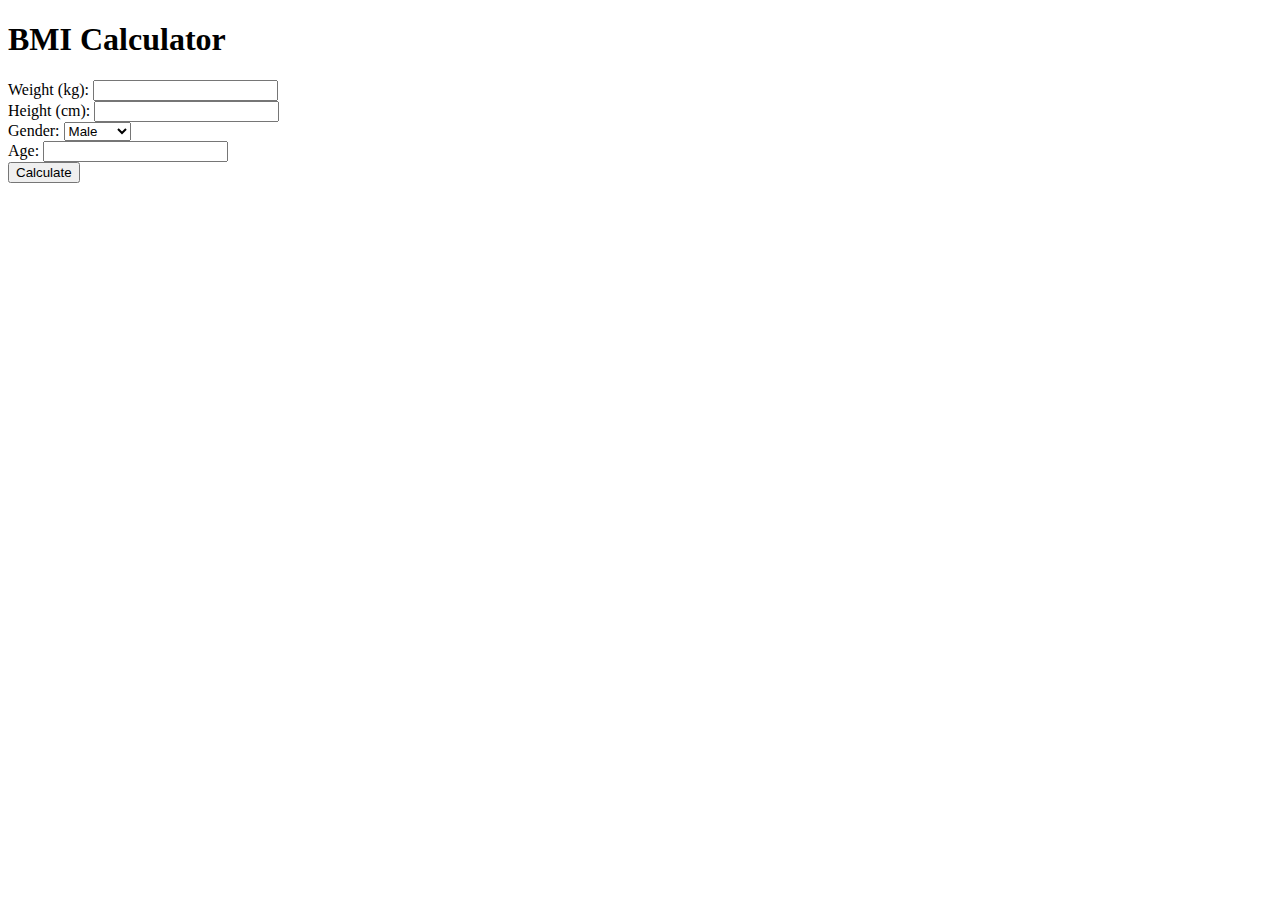
<file: BMI.html>
<!DOCTYPE html>
<html>
<head>
  <title>BMI Calculator</title>
  <script>
    function calculateBMI() {
      var weight = parseFloat(document.getElementById("weight").value);
      var height = parseFloat(document.getElementById("height").value);
      var gender = document.getElementById("gender").value;
      var age = parseInt(document.getElementById("age").value);

      // 將身高轉換為公尺
      var heightInMeter = height / 100;

      // 計算BMI
      var bmi = weight / (heightInMeter * heightInMeter);

      // 四捨五入到小數點後兩位
      bmi = bmi.toFixed(2); 

      // 顯示計算結果
      document.getElementById("result").textContent = "BMI: " + bmi + " (" + gender + ", Age: " + age + ")";
    }
  </script>
</head>
<body>
  <h1>BMI Calculator</h1>
  <label for="weight">Weight (kg):</label>
  <input type="number" id="weight" required><br>
  <label for="height">Height (cm):</label>
  <input type="number" id="height" required><br>
  <label for="gender">Gender:</label>
  <select id="gender">
    <option value="Male">Male</option>
    <option value="Female">Female</option>
  </select><br>
  <label for="age">Age:</label>
  <input type="number" id="age" required><br>
  <button onclick="calculateBMI()">Calculate</button>
  <p id="result"></p>
</body>
</html>
</file>
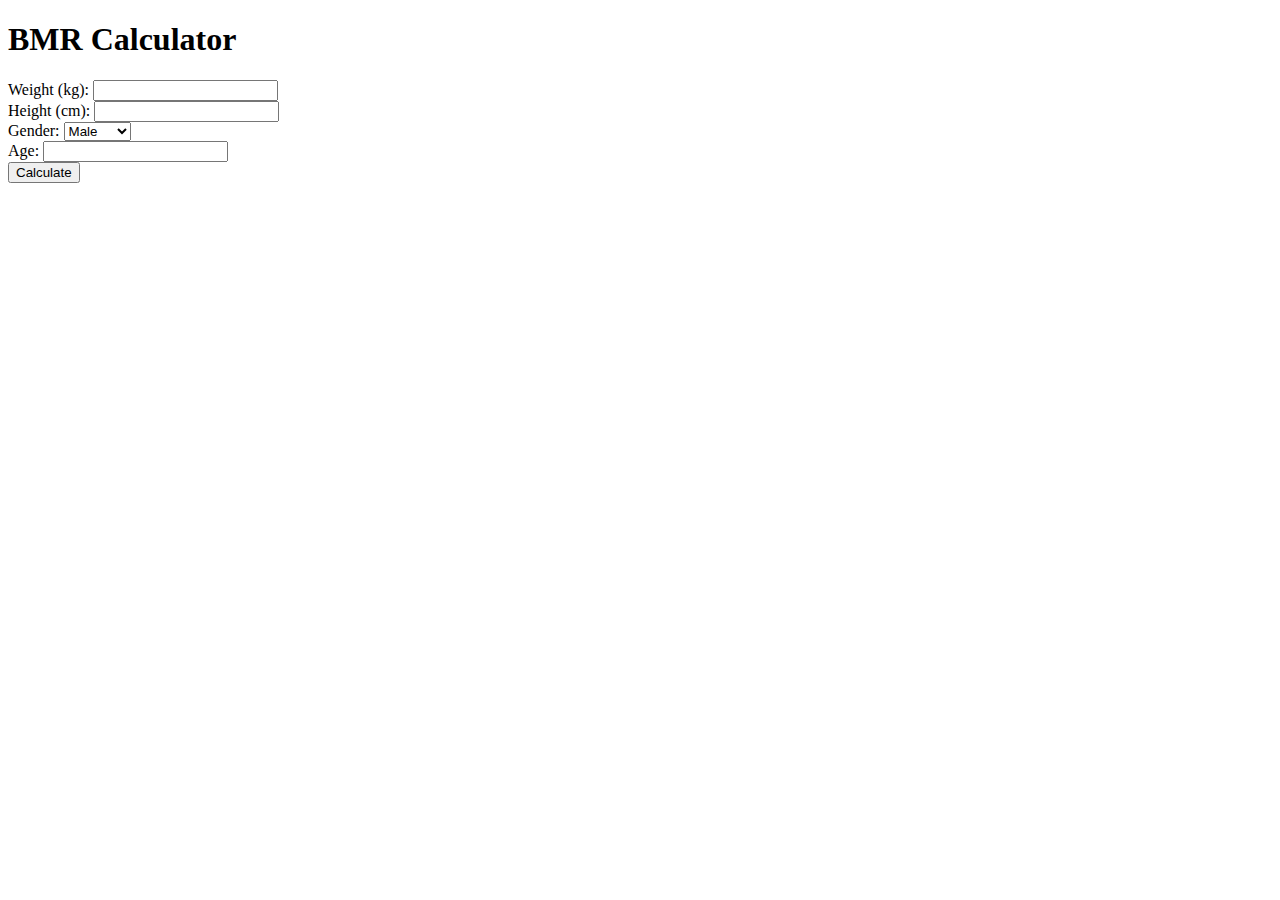
<file: BMR.html>
<!DOCTYPE html>
<html>
<head>
  <title>BMR Calculator</title>
  <script>
    function calculateBMI() {
      var weight = parseFloat(document.getElementById("weight").value);
      var height = parseFloat(document.getElementById("height").value);
      var gender = document.getElementById("gender").value;
      var age = parseInt(document.getElementById("age").value);

      // 將身高轉換為公尺
      var heightInMeter = height / 100;

      // 將性別轉換為數值
      var genderValue = gender === "Male" ? 1 : 0;

      // 計算BMR
      var BMR = 9.99 * weight + 6.25 * height - 4.92 * age + (166 * genderValue - 161);

      // 四捨五入到小數點後兩位
      BMR = BMR.toFixed(2);

      // 顯示計算結果
      document.getElementById("result").textContent = "BMR: " + BMR + " (" + gender + ", Age: " + age + ")";
    }
  </script>
</head>
<body>
  <h1>BMR Calculator</h1>
  <label for="weight">Weight (kg):</label>
  <input type="number" id="weight" required><br>
  <label for="height">Height (cm):</label>
  <input type="number" id="height" required><br>
  <label for="gender">Gender:</label>
  <select id="gender">
    <option value="Male">Male</option>
    <option value="Female">Female</option>
  </select><br>
  <label for="age">Age:</label>
  <input type="number" id="age" required><br>
  <button onclick="calculateBMI()">Calculate</button>
  <p id="result"></p>
</body>
</html>
</file>
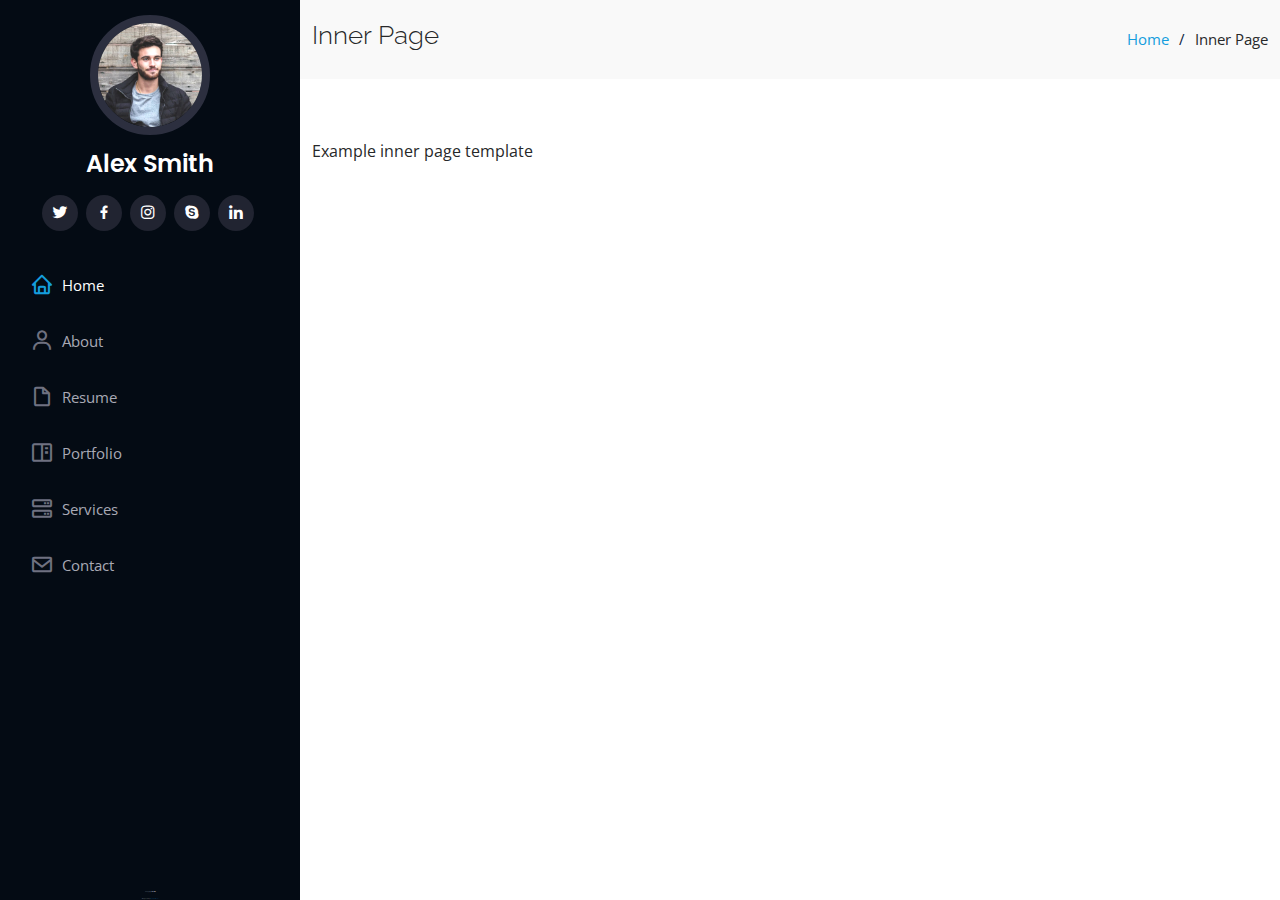
<file: inner-page.html>
<!DOCTYPE html>
<html lang="en">

<head>
  <meta charset="utf-8">
  <meta content="width=device-width, initial-scale=1.0" name="viewport">

  <title>Inner Page - iPortfolio Bootstrap Template</title>
  <meta content="" name="description">
  <meta content="" name="keywords">

  <!-- Favicons -->
  <link href="assets/img/favicon.png" rel="icon">
  <link href="assets/img/apple-touch-icon.png" rel="apple-touch-icon">

  <!-- Google Fonts -->
  <link href="https://fonts.googleapis.com/css?family=Open+Sans:300,300i,400,400i,600,600i,700,700i|Raleway:300,300i,400,400i,500,500i,600,600i,700,700i|Poppins:300,300i,400,400i,500,500i,600,600i,700,700i" rel="stylesheet">

  <!-- Vendor CSS Files -->
  <link href="assets/vendor/aos/aos.css" rel="stylesheet">
  <link href="assets/vendor/bootstrap/css/bootstrap.min.css" rel="stylesheet">
  <link href="assets/vendor/bootstrap-icons/bootstrap-icons.css" rel="stylesheet">
  <link href="assets/vendor/boxicons/css/boxicons.min.css" rel="stylesheet">
  <link href="assets/vendor/glightbox/css/glightbox.min.css" rel="stylesheet">
  <link href="assets/vendor/swiper/swiper-bundle.min.css" rel="stylesheet">

  <!-- Template Main CSS File -->
  <link href="assets/css/style.css" rel="stylesheet">

  <!-- =======================================================
  * Template Name: iPortfolio
  * Updated: Mar 10 2023 with Bootstrap v5.2.3
  * Template URL: https://bootstrapmade.com/iportfolio-bootstrap-portfolio-websites-template/
  * Author: BootstrapMade.com
  * License: https://bootstrapmade.com/license/
  ======================================================== -->
</head>

<body>

  <!-- ======= Mobile nav toggle button ======= -->
  <i class="bi bi-list mobile-nav-toggle d-xl-none"></i>

  <!-- ======= Header ======= -->
  <header id="header">
    <div class="d-flex flex-column">

      <div class="profile">
        <img src="assets/img/profile-img.jpg" alt="" class="img-fluid rounded-circle">
        <h1 class="text-light"><a href="index.html">Alex Smith</a></h1>
        <div class="social-links mt-3 text-center">
          <a href="#" class="twitter"><i class="bx bxl-twitter"></i></a>
          <a href="#" class="facebook"><i class="bx bxl-facebook"></i></a>
          <a href="#" class="instagram"><i class="bx bxl-instagram"></i></a>
          <a href="#" class="google-plus"><i class="bx bxl-skype"></i></a>
          <a href="#" class="linkedin"><i class="bx bxl-linkedin"></i></a>
        </div>
      </div>

      <nav id="navbar" class="nav-menu navbar">
        <ul>
          <li><a href="#hero" class="nav-link scrollto active"><i class="bx bx-home"></i> <span>Home</span></a></li>
          <li><a href="#about" class="nav-link scrollto"><i class="bx bx-user"></i> <span>About</span></a></li>
          <li><a href="#resume" class="nav-link scrollto"><i class="bx bx-file-blank"></i> <span>Resume</span></a></li>
          <li><a href="#portfolio" class="nav-link scrollto"><i class="bx bx-book-content"></i> <span>Portfolio</span></a></li>
          <li><a href="#services" class="nav-link scrollto"><i class="bx bx-server"></i> <span>Services</span></a></li>
          <li><a href="#contact" class="nav-link scrollto"><i class="bx bx-envelope"></i> <span>Contact</span></a></li>
        </ul>
      </nav><!-- .nav-menu -->
    </div>
  </header><!-- End Header -->

  <main id="main">

    <!-- ======= Breadcrumbs ======= -->
    <section class="breadcrumbs">
      <div class="container">

        <div class="d-flex justify-content-between align-items-center">
          <h2>Inner Page</h2>
          <ol>
            <li><a href="index.html">Home</a></li>
            <li>Inner Page</li>
          </ol>
        </div>

      </div>
    </section><!-- End Breadcrumbs -->

    <section class="inner-page">
      <div class="container">
        <p>
          Example inner page template
        </p>
      </div>
    </section>

  </main><!-- End #main -->

  <!-- ======= Footer ======= -->
  <footer id="footer">
    <div class="container">
      <div class="copyright">
        &copy; Copyright <strong><span>iPortfolio</span></strong>
      </div>
      <div class="credits">
        <!-- All the links in the footer should remain intact. -->
        <!-- You can delete the links only if you purchased the pro version. -->
        <!-- Licensing information: https://bootstrapmade.com/license/ -->
        <!-- Purchase the pro version with working PHP/AJAX contact form: https://bootstrapmade.com/iportfolio-bootstrap-portfolio-websites-template/ -->
        Designed by <a href="https://bootstrapmade.com/">BootstrapMade</a>
      </div>
    </div>
  </footer><!-- End  Footer -->

  <a href="#" class="back-to-top d-flex align-items-center justify-content-center"><i class="bi bi-arrow-up-short"></i></a>

  <!-- Vendor JS Files -->
  <script src="assets/vendor/purecounter/purecounter_vanilla.js"></script>
  <script src="assets/vendor/aos/aos.js"></script>
  <script src="assets/vendor/bootstrap/js/bootstrap.bundle.min.js"></script>
  <script src="assets/vendor/glightbox/js/glightbox.min.js"></script>
  <script src="assets/vendor/isotope-layout/isotope.pkgd.min.js"></script>
  <script src="assets/vendor/swiper/swiper-bundle.min.js"></script>
  <script src="assets/vendor/typed.js/typed.min.js"></script>
  <script src="assets/vendor/waypoints/noframework.waypoints.js"></script>
  <script src="assets/vendor/php-email-form/validate.js"></script>

  <!-- Template Main JS File -->
  <script src="assets/js/main.js"></script>

</body>

</html>
</file>
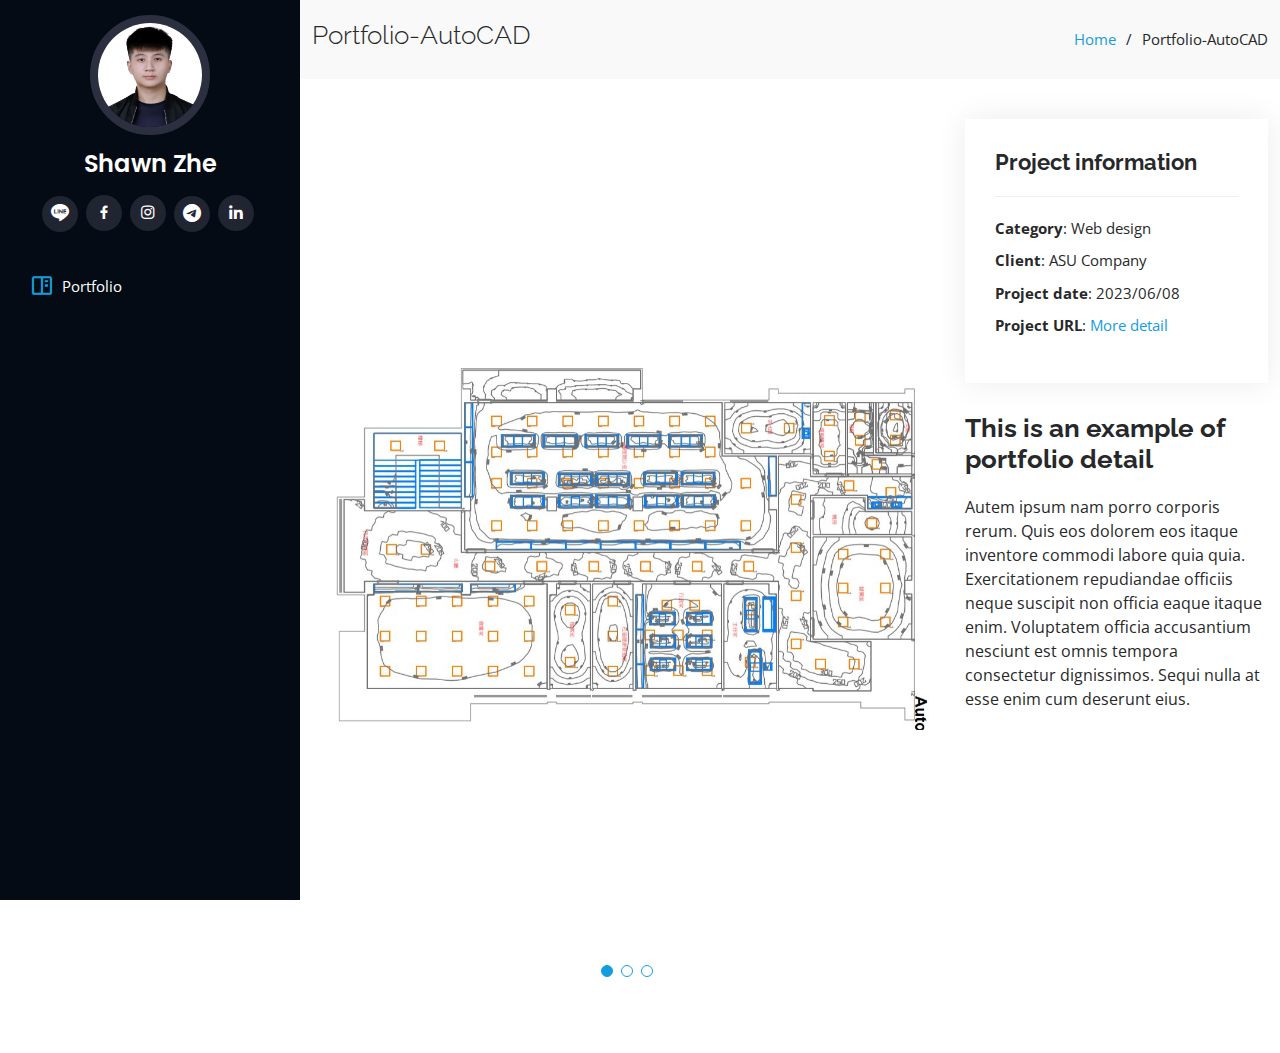
<file: portfolio-details-AutoCAD.html>
<!DOCTYPE html>
<html lang="en">

<head>
  <meta charset="utf-8">
  <meta content="width=device-width, initial-scale=1.0" name="viewport">

  <title>Portfolio-AutoCAD</title>
  <meta content="" name="description">
  <meta content="" name="keywords">

  <!-- Favicons -->
  <link href="assets/img/letter-z-2.png" rel="icon">
  <link href="assets/img/letter-z-2.png" rel="apple-touch-icon">

  <!-- Google Fonts -->
  <link href="https://fonts.googleapis.com/css?family=Open+Sans:300,300i,400,400i,600,600i,700,700i|Raleway:300,300i,400,400i,500,500i,600,600i,700,700i|Poppins:300,300i,400,400i,500,500i,600,600i,700,700i" rel="stylesheet">

  <!-- Vendor CSS Files -->
  <link href="assets/vendor/aos/aos.css" rel="stylesheet">
  <link href="assets/vendor/bootstrap/css/bootstrap.min.css" rel="stylesheet">
  <link href="assets/vendor/bootstrap-icons/bootstrap-icons.css" rel="stylesheet">
  <link href="assets/vendor/boxicons/css/boxicons.min.css" rel="stylesheet">
  <link href="assets/vendor/glightbox/css/glightbox.min.css" rel="stylesheet">
  <link href="assets/vendor/swiper/swiper-bundle.min.css" rel="stylesheet">

  <!-- Template Main CSS File -->
  <link href="assets/css/style.css" rel="stylesheet">

  <!-- =======================================================
  * Template Name: iPortfolio
  * Updated: Mar 10 2023 with Bootstrap v5.2.3
  * Template URL: https://bootstrapmade.com/iportfolio-bootstrap-portfolio-websites-template/
  * Author: BootstrapMade.com
  * License: https://bootstrapmade.com/license/
  ======================================================== -->
</head>

<body>

  <!-- ======= Mobile nav toggle button ======= -->
  <i class="bi bi-list mobile-nav-toggle d-xl-none"></i>

  <!-- ======= Header ======= -->
  <header id="header">
    <div class="d-flex flex-column">

      <div class="profile">
        <img src="assets/img/Photo.png" alt="" class="img-fluid rounded-circle">
        <h1 class="text-light"><a href="index.html">Shawn Zhe</a></h1>
        <div class="social-links mt-3 text-center">
          <a href="https://line.me/ti/p/oL7nkLSr5w" class="line"><i class="bi bi-line"></i></a>
          <a href="https://www.facebook.com/profile.php?id=100006664595853" class="facebook"><i class="bx bxl-facebook"></i></a>
          <a href="https://instagram.com/zhe._w?igshid=ZGUzMzM3NWJiOQ==" class="instagram"><i class="bx bxl-instagram"></i></a>
          <a href="https://t.me/ShawnZhe" class="telegram"><i class="bi bi-telegram"></i></a>
          <a href="https://www.linkedin.com/in/%E5%93%B2%E7%91%8B-%E8%A8%B1-333328248/" class="linkedin"><i class="bx bxl-linkedin"></i></a>
        </div>
      </div>

      <nav id="navbar" class="nav-menu navbar">
        <ul>
          <li><a href="#portfolio" class="nav-link scrollto active"><i class="bx bx-book-content"></i> <span>Portfolio</span></a></li>
        </ul>
      </nav><!-- .nav-menu -->
    </div>
  </header><!-- End Header -->

  <main id="main">

    <!-- ======= Breadcrumbs ======= -->
    <section id="breadcrumbs" class="breadcrumbs">
      <div class="container">

        <div class="d-flex justify-content-between align-items-center">
          <h2>Portfolio-AutoCAD</h2>
          <ol>
            <li><a href="index.html">Home</a></li>
            <li>Portfolio-AutoCAD</li>
          </ol>
        </div>

      </div>
    </section><!-- End Breadcrumbs -->

    <!-- ======= Portfolio Details Section ======= -->
    <section id="portfolio-details" class="portfolio-details">
      <div class="container">

        <div class="row gy-4">

          <div class="col-lg-8">
            <div class="portfolio-details-slider swiper">
              <div class="swiper-wrapper align-items-center">

                <div class="swiper-slide">
                  <img src="assets/img/portfolio/AutoCAD_1.jpg" alt="">
                </div>

                <div class="swiper-slide">
                  <img src="assets/img/portfolio/AutoCAD-2.png" alt="">
                </div>

                <div class="swiper-slide">
                  <img src="assets/img/portfolio/AutoCAD_1.jpg" alt="">
                </div>

              </div>
              <div class="swiper-pagination"></div>
            </div>
          </div>

          <div class="col-lg-4">
            <div class="portfolio-info">
              <h3>Project information</h3>
              <ul>
                <li><strong>Category</strong>: Web design</li>
                <li><strong>Client</strong>: ASU Company</li>
                <li><strong>Project date</strong>: 2023/06/08</li>
                <li><strong>Project URL</strong>: <a href="https://reurl.cc/VL85p5">More detail</a></li>
              </ul>
            </div>
            <div class="portfolio-description">
              <h2>This is an example of portfolio detail</h2>
              <p>
                Autem ipsum nam porro corporis rerum. Quis eos dolorem eos itaque inventore commodi labore quia quia. Exercitationem repudiandae officiis neque suscipit non officia eaque itaque enim. Voluptatem officia accusantium nesciunt est omnis tempora consectetur dignissimos. Sequi nulla at esse enim cum deserunt eius.
              </p>
            </div>
          </div>

        </div>

      </div>
    </section><!-- End Portfolio Details Section -->

  </main><!-- End #main -->

  <!-- ======= Footer ======= -->
  <footer id="footer">
    <div class="container">
      <div class="copyright">
        <span style="color: #040b14;">&copy; Copyright <strong>iPortfolio</span></strong>
      </div>
      <div class="credits">
        <!-- All the links in the footer should remain intact. -->
        <!-- You can delete the links only if you purchased the pro version. -->
        <!-- Licensing information: https://bootstrapmade.com/license/ -->
        <!-- Purchase the pro version with working PHP/AJAX contact form: https://bootstrapmade.com/iportfolio-bootstrap-portfolio-websites-template/ -->
        <span style="color: #040b14;">Designed by <a href="https://bootstrapmade.com/"style="color: #040b14;">BootstrapMade</a></span>
      </div>
    </div>
  </footer><!-- End  Footer -->

  <a href="#" class="back-to-top d-flex align-items-center justify-content-center"><i class="bi bi-arrow-up-short"></i></a>

  <!-- Vendor JS Files -->
  <script src="assets/vendor/purecounter/purecounter_vanilla.js"></script>
  <script src="assets/vendor/aos/aos.js"></script>
  <script src="assets/vendor/bootstrap/js/bootstrap.bundle.min.js"></script>
  <script src="assets/vendor/glightbox/js/glightbox.min.js"></script>
  <script src="assets/vendor/isotope-layout/isotope.pkgd.min.js"></script>
  <script src="assets/vendor/swiper/swiper-bundle.min.js"></script>
  <script src="assets/vendor/typed.js/typed.min.js"></script>
  <script src="assets/vendor/waypoints/noframework.waypoints.js"></script>
  <script src="assets/vendor/php-email-form/validate.js"></script>

  <!-- Template Main JS File -->
  <script src="assets/js/main.js"></script>

</body>

</html>
</file>
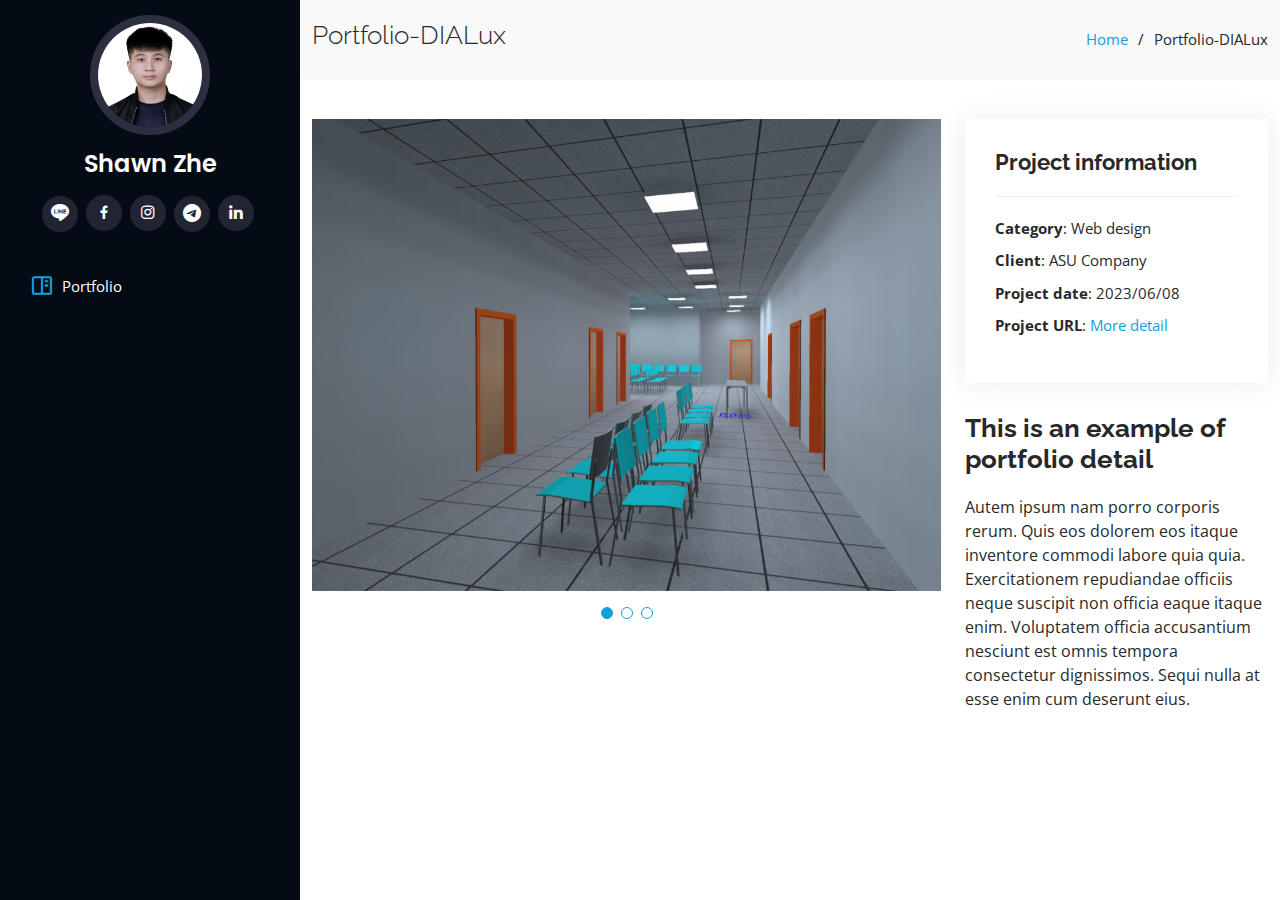
<file: portfolio-details-DIALux.html>
<!DOCTYPE html>
<html lang="en">

<head>
  <meta charset="utf-8">
  <meta content="width=device-width, initial-scale=1.0" name="viewport">

  <title>Portfolio-DIALux</title>
  <meta content="" name="description">
  <meta content="" name="keywords">

  <!-- Favicons -->
  <link href="assets/img/letter-z-2.png" rel="icon">
  <link href="assets/img/letter-z-2.png" rel="apple-touch-icon">

  <!-- Google Fonts -->
  <link href="https://fonts.googleapis.com/css?family=Open+Sans:300,300i,400,400i,600,600i,700,700i|Raleway:300,300i,400,400i,500,500i,600,600i,700,700i|Poppins:300,300i,400,400i,500,500i,600,600i,700,700i" rel="stylesheet">

  <!-- Vendor CSS Files -->
  <link href="assets/vendor/aos/aos.css" rel="stylesheet">
  <link href="assets/vendor/bootstrap/css/bootstrap.min.css" rel="stylesheet">
  <link href="assets/vendor/bootstrap-icons/bootstrap-icons.css" rel="stylesheet">
  <link href="assets/vendor/boxicons/css/boxicons.min.css" rel="stylesheet">
  <link href="assets/vendor/glightbox/css/glightbox.min.css" rel="stylesheet">
  <link href="assets/vendor/swiper/swiper-bundle.min.css" rel="stylesheet">

  <!-- Template Main CSS File -->
  <link href="assets/css/style.css" rel="stylesheet">

  <!-- =======================================================
  * Template Name: iPortfolio
  * Updated: Mar 10 2023 with Bootstrap v5.2.3
  * Template URL: https://bootstrapmade.com/iportfolio-bootstrap-portfolio-websites-template/
  * Author: BootstrapMade.com
  * License: https://bootstrapmade.com/license/
  ======================================================== -->
</head>

<body>

  <!-- ======= Mobile nav toggle button ======= -->
  <i class="bi bi-list mobile-nav-toggle d-xl-none"></i>

  <!-- ======= Header ======= -->
  <header id="header">
    <div class="d-flex flex-column">

      <div class="profile">
        <img src="assets/img/Photo.png" alt="" class="img-fluid rounded-circle">
        <h1 class="text-light"><a href="index.html">Shawn Zhe</a></h1>
        <div class="social-links mt-3 text-center">
          <a href="https://line.me/ti/p/oL7nkLSr5w" class="line"><i class="bi bi-line"></i></a>
          <a href="https://www.facebook.com/profile.php?id=100006664595853" class="facebook"><i class="bx bxl-facebook"></i></a>
          <a href="https://instagram.com/zhe._w?igshid=ZGUzMzM3NWJiOQ==" class="instagram"><i class="bx bxl-instagram"></i></a>
          <a href="https://t.me/ShawnZhe" class="telegram"><i class="bi bi-telegram"></i></a>
          <a href="https://www.linkedin.com/in/%E5%93%B2%E7%91%8B-%E8%A8%B1-333328248/" class="linkedin"><i class="bx bxl-linkedin"></i></a>
        </div>
      </div>

      <nav id="navbar" class="nav-menu navbar">
        <ul>
          <li><a href="#portfolio" class="nav-link scrollto active"><i class="bx bx-book-content"></i> <span>Portfolio</span></a></li>
        </ul>
      </nav><!-- .nav-menu -->
    </div>
  </header><!-- End Header -->

  <main id="main">

    <!-- ======= Breadcrumbs ======= -->
    <section id="breadcrumbs" class="breadcrumbs">
      <div class="container">

        <div class="d-flex justify-content-between align-items-center">
          <h2>Portfolio-DIALux</h2>
          <ol>
            <li><a href="index.html">Home</a></li>
            <li>Portfolio-DIALux</li>
          </ol>
        </div>

      </div>
    </section><!-- End Breadcrumbs -->

    <!-- ======= Portfolio Details Section ======= -->
    <section id="portfolio-details" class="portfolio-details">
      <div class="container">

        <div class="row gy-4">

          <div class="col-lg-8">
            <div class="portfolio-details-slider swiper">
              <div class="swiper-wrapper align-items-center">

                <div class="swiper-slide">
                  <img src="assets/img/portfolio/DIALux_2.jpg" alt="">
                </div>

                <div class="swiper-slide">
                  <img src="assets/img/portfolio/DIALux-4.png" alt="">
                </div>

                <div class="swiper-slide">
                  <img src="assets/img/portfolio/DIALux-3.png" alt="">
                </div>

              </div>
              <div class="swiper-pagination"></div>
            </div>
          </div>

          <div class="col-lg-4">
            <div class="portfolio-info">
              <h3>Project information</h3>
              <ul>
                <li><strong>Category</strong>: Web design</li>
                <li><strong>Client</strong>: ASU Company</li>
                <li><strong>Project date</strong>: 2023/06/08</li>
                <li><strong>Project URL</strong>: <a href="https://reurl.cc/VL85p5">More detail</a></li>
              </ul>
            </div>
            <div class="portfolio-description">
              <h2>This is an example of portfolio detail</h2>
              <p>
                Autem ipsum nam porro corporis rerum. Quis eos dolorem eos itaque inventore commodi labore quia quia. Exercitationem repudiandae officiis neque suscipit non officia eaque itaque enim. Voluptatem officia accusantium nesciunt est omnis tempora consectetur dignissimos. Sequi nulla at esse enim cum deserunt eius.
              </p>
            </div>
          </div>

        </div>

      </div>
    </section><!-- End Portfolio Details Section -->

  </main><!-- End #main -->

  <!-- ======= Footer ======= -->
  <footer id="footer">
    <div class="container">
      <div class="copyright">
        <span style="color: #040b14;">&copy; Copyright <strong>iPortfolio</span></strong>
      </div>
      <div class="credits">
        <!-- All the links in the footer should remain intact. -->
        <!-- You can delete the links only if you purchased the pro version. -->
        <!-- Licensing information: https://bootstrapmade.com/license/ -->
        <!-- Purchase the pro version with working PHP/AJAX contact form: https://bootstrapmade.com/iportfolio-bootstrap-portfolio-websites-template/ -->
        <span style="color: #040b14;">Designed by <a href="https://bootstrapmade.com/"style="color: #040b14;">BootstrapMade</a></span>
      </div>
    </div>
  </footer><!-- End  Footer -->

  <a href="#" class="back-to-top d-flex align-items-center justify-content-center"><i class="bi bi-arrow-up-short"></i></a>

  <!-- Vendor JS Files -->
  <script src="assets/vendor/purecounter/purecounter_vanilla.js"></script>
  <script src="assets/vendor/aos/aos.js"></script>
  <script src="assets/vendor/bootstrap/js/bootstrap.bundle.min.js"></script>
  <script src="assets/vendor/glightbox/js/glightbox.min.js"></script>
  <script src="assets/vendor/isotope-layout/isotope.pkgd.min.js"></script>
  <script src="assets/vendor/swiper/swiper-bundle.min.js"></script>
  <script src="assets/vendor/typed.js/typed.min.js"></script>
  <script src="assets/vendor/waypoints/noframework.waypoints.js"></script>
  <script src="assets/vendor/php-email-form/validate.js"></script>

  <!-- Template Main JS File -->
  <script src="assets/js/main.js"></script>

</body>

</html>
</file>
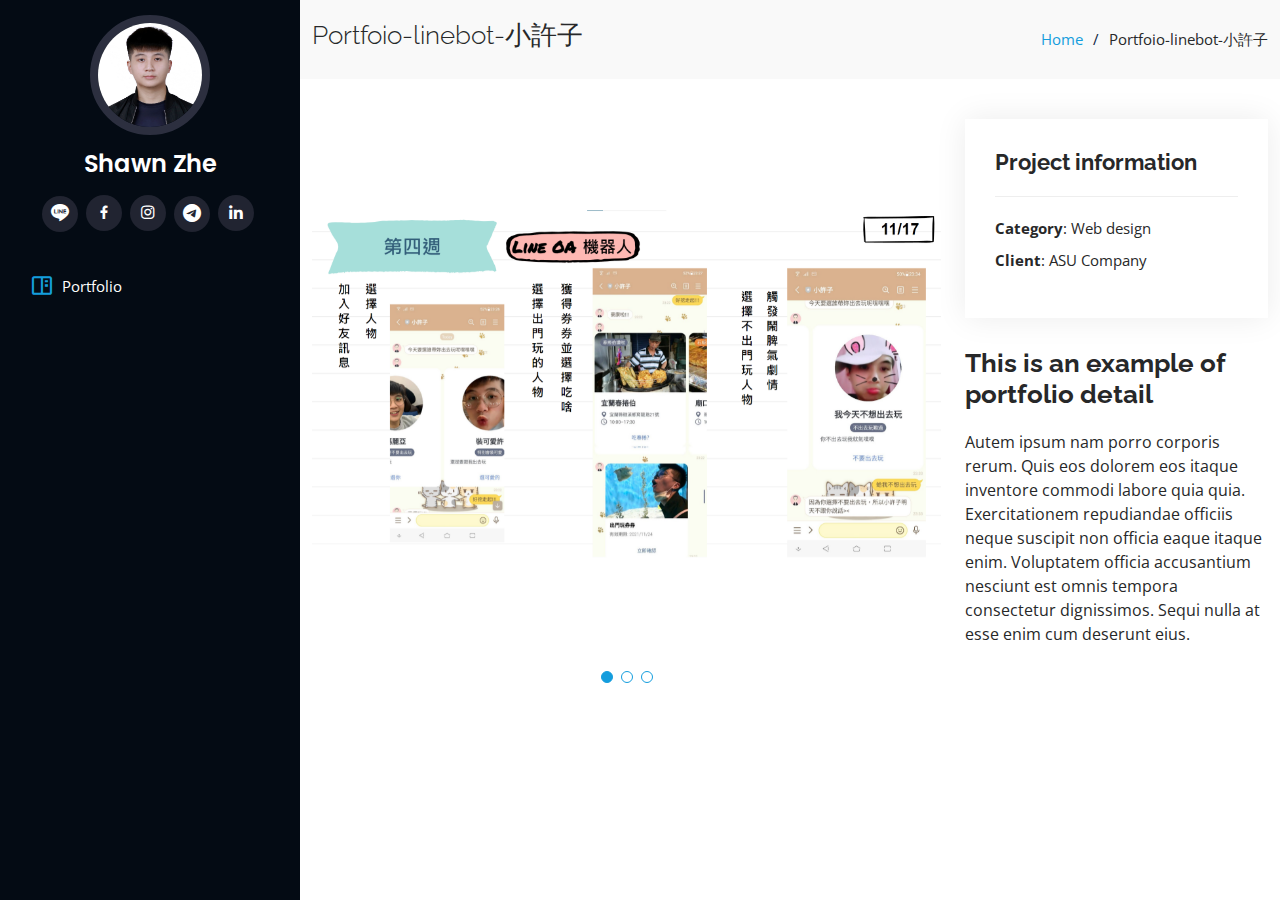
<file: portfolio-details-linebot-1.html>
<!DOCTYPE html>
<html lang="en">

<head>
  <meta charset="utf-8">
  <meta content="width=device-width, initial-scale=1.0" name="viewport">

  <title>Portfolio-linebot-小許子</title>
  <meta content="" name="description">
  <meta content="" name="keywords">

  <!-- Favicons -->
  <link href="assets/img/letter-z-2.png" rel="icon">
  <link href="assets/img/letter-z-2.png" rel="apple-touch-icon">

  <!-- Google Fonts -->
  <link href="https://fonts.googleapis.com/css?family=Open+Sans:300,300i,400,400i,600,600i,700,700i|Raleway:300,300i,400,400i,500,500i,600,600i,700,700i|Poppins:300,300i,400,400i,500,500i,600,600i,700,700i" rel="stylesheet">

  <!-- Vendor CSS Files -->
  <link href="assets/vendor/aos/aos.css" rel="stylesheet">
  <link href="assets/vendor/bootstrap/css/bootstrap.min.css" rel="stylesheet">
  <link href="assets/vendor/bootstrap-icons/bootstrap-icons.css" rel="stylesheet">
  <link href="assets/vendor/boxicons/css/boxicons.min.css" rel="stylesheet">
  <link href="assets/vendor/glightbox/css/glightbox.min.css" rel="stylesheet">
  <link href="assets/vendor/swiper/swiper-bundle.min.css" rel="stylesheet">

  <!-- Template Main CSS File -->
  <link href="assets/css/style.css" rel="stylesheet">

  <!-- =======================================================
  * Template Name: iPortfolio
  * Updated: Mar 10 2023 with Bootstrap v5.2.3
  * Template URL: https://bootstrapmade.com/iportfolio-bootstrap-portfolio-websites-template/
  * Author: BootstrapMade.com
  * License: https://bootstrapmade.com/license/
  ======================================================== -->
</head>

<body>

  <!-- ======= Mobile nav toggle button ======= -->
  <i class="bi bi-list mobile-nav-toggle d-xl-none"></i>

  <!-- ======= Header ======= -->
  <header id="header">
    <div class="d-flex flex-column">

      <div class="profile">
        <img src="assets/img/Photo.png" alt="" class="img-fluid rounded-circle">
        <h1 class="text-light"><a href="index.html">Shawn Zhe</a></h1>
        <div class="social-links mt-3 text-center">
          <a href="https://line.me/ti/p/oL7nkLSr5w" class="line"><i class="bi bi-line"></i></a>
          <a href="https://www.facebook.com/profile.php?id=100006664595853" class="facebook"><i class="bx bxl-facebook"></i></a>
          <a href="https://instagram.com/zhe._w?igshid=ZGUzMzM3NWJiOQ==" class="instagram"><i class="bx bxl-instagram"></i></a>
          <a href="https://t.me/ShawnZhe" class="telegram"><i class="bi bi-telegram"></i></a>
          <a href="https://www.linkedin.com/in/%E5%93%B2%E7%91%8B-%E8%A8%B1-333328248/" class="linkedin"><i class="bx bxl-linkedin"></i></a>
        </div>
      </div>

      <nav id="navbar" class="nav-menu navbar">
        <ul>
          <li><a href="#portfolio" class="nav-link scrollto active"><i class="bx bx-book-content"></i> <span>Portfolio</span></a></li>
        </ul>
      </nav><!-- .nav-menu -->
    </div>
  </header><!-- End Header -->

  <main id="main">

    <!-- ======= Breadcrumbs ======= -->
    <section id="breadcrumbs" class="breadcrumbs">
      <div class="container">

        <div class="d-flex justify-content-between align-items-center">
          <h2>Portfoio-linebot-小許子</h2>
          <ol>
            <li><a href="index.html">Home</a></li>
            <li>Portfoio-linebot-小許子</li>
          </ol>
        </div>

      </div>
    </section><!-- End Breadcrumbs -->

    <!-- ======= Portfolio Details Section ======= -->
    <section id="portfolio-details" class="portfolio-details">
      <div class="container">

        <div class="row gy-4">

          <div class="col-lg-8">
            <div class="portfolio-details-slider swiper">
              <div class="swiper-wrapper align-items-center">

                <div class="swiper-slide">
                  <img src="assets/img/portfolio/小許子-2.png" alt="">
                </div>

                <div class="swiper-slide">
                  <img src="assets/img/portfolio/小許子-3.png" alt="">
                </div>

                <div class="swiper-slide">
                  <img src="assets/img/portfolio/小許子-1.png" alt="">
                </div>

              </div>
              <div class="swiper-pagination"></div>
            </div>
          </div>

          <div class="col-lg-4">
            <div class="portfolio-info">
              <h3>Project information</h3>
              <ul>
                <li><strong>Category</strong>: Web design</li>
                <li><strong>Client</strong>: ASU Company</li>
                <!--<li><strong>Project date</strong>: 2023/06/08</li>
                <li><strong>Project URL</strong>: <a href="https://reurl.cc/VL85p5">More detail</a></li>-->
              </ul>
            </div>
            <div class="portfolio-description">
              <h2>This is an example of portfolio detail</h2>
              <p>
                Autem ipsum nam porro corporis rerum. Quis eos dolorem eos itaque inventore commodi labore quia quia. Exercitationem repudiandae officiis neque suscipit non officia eaque itaque enim. Voluptatem officia accusantium nesciunt est omnis tempora consectetur dignissimos. Sequi nulla at esse enim cum deserunt eius.
              </p>
            </div>
          </div>

        </div>

      </div>
    </section><!-- End Portfolio Details Section -->

  </main><!-- End #main -->

  <!-- ======= Footer ======= -->
  <footer id="footer">
    <div class="container">
      <div class="copyright">
        <span style="color: #040b14;">&copy; Copyright <strong>iPortfolio</span></strong>
      </div>
      <div class="credits">
        <!-- All the links in the footer should remain intact. -->
        <!-- You can delete the links only if you purchased the pro version. -->
        <!-- Licensing information: https://bootstrapmade.com/license/ -->
        <!-- Purchase the pro version with working PHP/AJAX contact form: https://bootstrapmade.com/iportfolio-bootstrap-portfolio-websites-template/ -->
        <span style="color: #040b14;">Designed by <a href="https://bootstrapmade.com/"style="color: #040b14;">BootstrapMade</a></span>
      </div>
    </div>
  </footer><!-- End  Footer -->

  <a href="#" class="back-to-top d-flex align-items-center justify-content-center"><i class="bi bi-arrow-up-short"></i></a>

  <!-- Vendor JS Files -->
  <script src="assets/vendor/purecounter/purecounter_vanilla.js"></script>
  <script src="assets/vendor/aos/aos.js"></script>
  <script src="assets/vendor/bootstrap/js/bootstrap.bundle.min.js"></script>
  <script src="assets/vendor/glightbox/js/glightbox.min.js"></script>
  <script src="assets/vendor/isotope-layout/isotope.pkgd.min.js"></script>
  <script src="assets/vendor/swiper/swiper-bundle.min.js"></script>
  <script src="assets/vendor/typed.js/typed.min.js"></script>
  <script src="assets/vendor/waypoints/noframework.waypoints.js"></script>
  <script src="assets/vendor/php-email-form/validate.js"></script>

  <!-- Template Main JS File -->
  <script src="assets/js/main.js"></script>

</body>

</html>
</file>
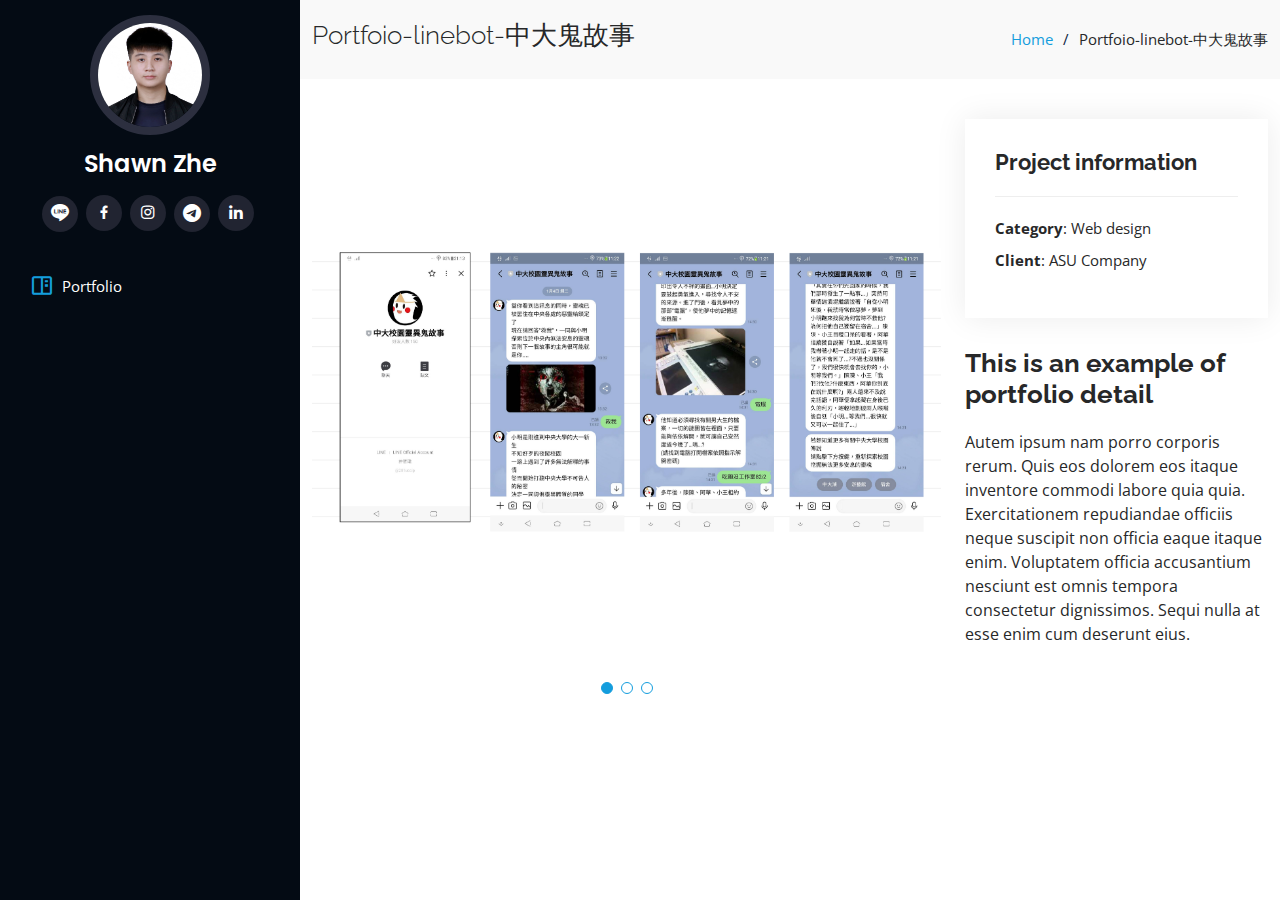
<file: portfolio-details-linebot-2.html>
<!DOCTYPE html>
<html lang="en">

<head>
  <meta charset="utf-8">
  <meta content="width=device-width, initial-scale=1.0" name="viewport">

  <title>Portfolio-linebot-中大鬼故事</title>
  <meta content="" name="description">
  <meta content="" name="keywords">

  <!-- Favicons -->
  <link href="assets/img/letter-z-2.png" rel="icon">
  <link href="assets/img/letter-z-2.png" rel="apple-touch-icon">

  <!-- Google Fonts -->
  <link href="https://fonts.googleapis.com/css?family=Open+Sans:300,300i,400,400i,600,600i,700,700i|Raleway:300,300i,400,400i,500,500i,600,600i,700,700i|Poppins:300,300i,400,400i,500,500i,600,600i,700,700i" rel="stylesheet">

  <!-- Vendor CSS Files -->
  <link href="assets/vendor/aos/aos.css" rel="stylesheet">
  <link href="assets/vendor/bootstrap/css/bootstrap.min.css" rel="stylesheet">
  <link href="assets/vendor/bootstrap-icons/bootstrap-icons.css" rel="stylesheet">
  <link href="assets/vendor/boxicons/css/boxicons.min.css" rel="stylesheet">
  <link href="assets/vendor/glightbox/css/glightbox.min.css" rel="stylesheet">
  <link href="assets/vendor/swiper/swiper-bundle.min.css" rel="stylesheet">

  <!-- Template Main CSS File -->
  <link href="assets/css/style.css" rel="stylesheet">

  <!-- =======================================================
  * Template Name: iPortfolio
  * Updated: Mar 10 2023 with Bootstrap v5.2.3
  * Template URL: https://bootstrapmade.com/iportfolio-bootstrap-portfolio-websites-template/
  * Author: BootstrapMade.com
  * License: https://bootstrapmade.com/license/
  ======================================================== -->
</head>

<body>

  <!-- ======= Mobile nav toggle button ======= -->
  <i class="bi bi-list mobile-nav-toggle d-xl-none"></i>

  <!-- ======= Header ======= -->
  <header id="header">
    <div class="d-flex flex-column">

      <div class="profile">
        <img src="assets/img/Photo.png" alt="" class="img-fluid rounded-circle">
        <h1 class="text-light"><a href="index.html">Shawn Zhe</a></h1>
        <div class="social-links mt-3 text-center">
          <a href="https://line.me/ti/p/oL7nkLSr5w" class="line"><i class="bi bi-line"></i></a>
          <a href="https://www.facebook.com/profile.php?id=100006664595853" class="facebook"><i class="bx bxl-facebook"></i></a>
          <a href="https://instagram.com/zhe._w?igshid=ZGUzMzM3NWJiOQ==" class="instagram"><i class="bx bxl-instagram"></i></a>
          <a href="https://t.me/ShawnZhe" class="telegram"><i class="bi bi-telegram"></i></a>
          <a href="https://www.linkedin.com/in/%E5%93%B2%E7%91%8B-%E8%A8%B1-333328248/" class="linkedin"><i class="bx bxl-linkedin"></i></a>
        </div>
      </div>

      <nav id="navbar" class="nav-menu navbar">
        <ul>
          <li><a href="#portfolio" class="nav-link scrollto active"><i class="bx bx-book-content"></i> <span>Portfolio</span></a></li>
        </ul>
      </nav><!-- .nav-menu -->
    </div>
  </header><!-- End Header -->

  <main id="main">

    <!-- ======= Breadcrumbs ======= -->
    <section id="breadcrumbs" class="breadcrumbs">
      <div class="container">

        <div class="d-flex justify-content-between align-items-center">
          <h2>Portfoio-linebot-中大鬼故事</h2>
          <ol>
            <li><a href="index.html">Home</a></li>
            <li>Portfoio-linebot-中大鬼故事</li>
          </ol>
        </div>

      </div>
    </section><!-- End Breadcrumbs -->

    <!-- ======= Portfolio Details Section ======= -->
    <section id="portfolio-details" class="portfolio-details">
      <div class="container">

        <div class="row gy-4">

          <div class="col-lg-8">
            <div class="portfolio-details-slider swiper">
              <div class="swiper-wrapper align-items-center">

                <div class="swiper-slide">
                  <img src="assets/img/portfolio/鬼故事-2.png" alt="">
                </div>

                <div class="swiper-slide">
                  <img src="assets/img/portfolio/鬼故事-3.png" alt="">
                </div>

                <div class="swiper-slide">
                  <img src="assets/img/portfolio/鬼故事-1.png" alt="">
                </div>

              </div>
              <div class="swiper-pagination"></div>
            </div>
          </div>

          <div class="col-lg-4">
            <div class="portfolio-info">
              <h3>Project information</h3>
              <ul>
                <li><strong>Category</strong>: Web design</li>
                <li><strong>Client</strong>: ASU Company</li>
                <!--<li><strong>Project date</strong>: 2023/06/08</li>
                <li><strong>Project URL</strong>: <a href="https://reurl.cc/VL85p5">More detail</a></li>-->
              </ul>
            </div>
            <div class="portfolio-description">
              <h2>This is an example of portfolio detail</h2>
              <p>
                Autem ipsum nam porro corporis rerum. Quis eos dolorem eos itaque inventore commodi labore quia quia. Exercitationem repudiandae officiis neque suscipit non officia eaque itaque enim. Voluptatem officia accusantium nesciunt est omnis tempora consectetur dignissimos. Sequi nulla at esse enim cum deserunt eius.
              </p>
            </div>
          </div>

        </div>

      </div>
    </section><!-- End Portfolio Details Section -->

  </main><!-- End #main -->

  <!-- ======= Footer ======= -->
  <footer id="footer">
    <div class="container">
      <div class="copyright">
        <span style="color: #040b14;">&copy; Copyright <strong>iPortfolio</span></strong>
      </div>
      <div class="credits">
        <!-- All the links in the footer should remain intact. -->
        <!-- You can delete the links only if you purchased the pro version. -->
        <!-- Licensing information: https://bootstrapmade.com/license/ -->
        <!-- Purchase the pro version with working PHP/AJAX contact form: https://bootstrapmade.com/iportfolio-bootstrap-portfolio-websites-template/ -->
        <span style="color: #040b14;">Designed by <a href="https://bootstrapmade.com/"style="color: #040b14;">BootstrapMade</a></span>
      </div>
    </div>
  </footer><!-- End  Footer -->

  <a href="#" class="back-to-top d-flex align-items-center justify-content-center"><i class="bi bi-arrow-up-short"></i></a>

  <!-- Vendor JS Files -->
  <script src="assets/vendor/purecounter/purecounter_vanilla.js"></script>
  <script src="assets/vendor/aos/aos.js"></script>
  <script src="assets/vendor/bootstrap/js/bootstrap.bundle.min.js"></script>
  <script src="assets/vendor/glightbox/js/glightbox.min.js"></script>
  <script src="assets/vendor/isotope-layout/isotope.pkgd.min.js"></script>
  <script src="assets/vendor/swiper/swiper-bundle.min.js"></script>
  <script src="assets/vendor/typed.js/typed.min.js"></script>
  <script src="assets/vendor/waypoints/noframework.waypoints.js"></script>
  <script src="assets/vendor/php-email-form/validate.js"></script>

  <!-- Template Main JS File -->
  <script src="assets/js/main.js"></script>

</body>

</html>
</file>
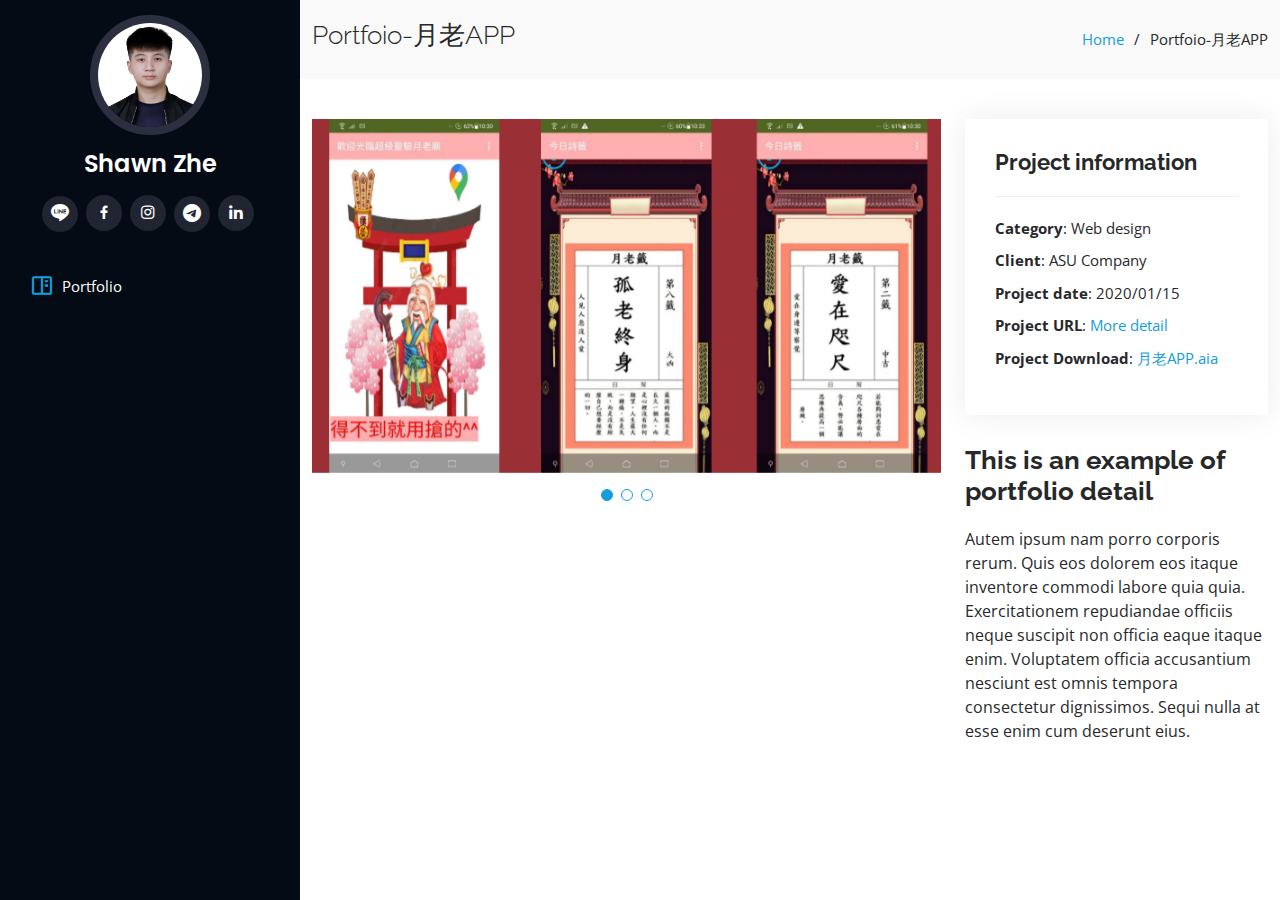
<file: portfolio-details-moonold.html>
<!DOCTYPE html>
<html lang="en">

<head>
  <meta charset="utf-8">
  <meta content="width=device-width, initial-scale=1.0" name="viewport">

  <title>Portfolio-月老APP</title>
  <meta content="" name="description">
  <meta content="" name="keywords">

  <!-- Favicons -->
  <link href="assets/img/letter-z-2.png" rel="icon">
  <link href="assets/img/letter-z-2.png" rel="apple-touch-icon">

  <!-- Google Fonts -->
  <link href="https://fonts.googleapis.com/css?family=Open+Sans:300,300i,400,400i,600,600i,700,700i|Raleway:300,300i,400,400i,500,500i,600,600i,700,700i|Poppins:300,300i,400,400i,500,500i,600,600i,700,700i" rel="stylesheet">

  <!-- Vendor CSS Files -->
  <link href="assets/vendor/aos/aos.css" rel="stylesheet">
  <link href="assets/vendor/bootstrap/css/bootstrap.min.css" rel="stylesheet">
  <link href="assets/vendor/bootstrap-icons/bootstrap-icons.css" rel="stylesheet">
  <link href="assets/vendor/boxicons/css/boxicons.min.css" rel="stylesheet">
  <link href="assets/vendor/glightbox/css/glightbox.min.css" rel="stylesheet">
  <link href="assets/vendor/swiper/swiper-bundle.min.css" rel="stylesheet">

  <!-- Template Main CSS File -->
  <link href="assets/css/style.css" rel="stylesheet">

  <!-- =======================================================
  * Template Name: iPortfolio
  * Updated: Mar 10 2023 with Bootstrap v5.2.3
  * Template URL: https://bootstrapmade.com/iportfolio-bootstrap-portfolio-websites-template/
  * Author: BootstrapMade.com
  * License: https://bootstrapmade.com/license/
  ======================================================== -->
</head>

<body>

  <!-- ======= Mobile nav toggle button ======= -->
  <i class="bi bi-list mobile-nav-toggle d-xl-none"></i>

  <!-- ======= Header ======= -->
  <header id="header">
    <div class="d-flex flex-column">

      <div class="profile">
        <img src="assets/img/Photo.png" alt="" class="img-fluid rounded-circle">
        <h1 class="text-light"><a href="index.html">Shawn Zhe</a></h1>
        <div class="social-links mt-3 text-center">
          <a href="https://line.me/ti/p/oL7nkLSr5w" class="line"><i class="bi bi-line"></i></a>
          <a href="https://www.facebook.com/profile.php?id=100006664595853" class="facebook"><i class="bx bxl-facebook"></i></a>
          <a href="https://instagram.com/zhe._w?igshid=ZGUzMzM3NWJiOQ==" class="instagram"><i class="bx bxl-instagram"></i></a>
          <a href="https://t.me/ShawnZhe" class="telegram"><i class="bi bi-telegram"></i></a>
          <a href="https://www.linkedin.com/in/%E5%93%B2%E7%91%8B-%E8%A8%B1-333328248/" class="linkedin"><i class="bx bxl-linkedin"></i></a>
        </div>
      </div>

      <nav id="navbar" class="nav-menu navbar">
        <ul>
          <li><a href="#portfolio" class="nav-link scrollto active"><i class="bx bx-book-content"></i> <span>Portfolio</span></a></li>
        </ul>
      </nav><!-- .nav-menu -->
    </div>
  </header><!-- End Header -->

  <main id="main">

    <!-- ======= Breadcrumbs ======= -->
    <section id="breadcrumbs" class="breadcrumbs">
      <div class="container">

        <div class="d-flex justify-content-between align-items-center">
          <h2>Portfoio-月老APP</h2>
          <ol>
            <li><a href="index.html">Home</a></li>
            <li>Portfoio-月老APP</li>
          </ol>
        </div>

      </div>
    </section><!-- End Breadcrumbs -->

    <!-- ======= Portfolio Details Section ======= -->
    <section id="portfolio-details" class="portfolio-details">
      <div class="container">

        <div class="row gy-4">

          <div class="col-lg-8">
            <div class="portfolio-details-slider swiper">
              <div class="swiper-wrapper align-items-center">

                <div class="swiper-slide">
                  <img src="assets/img/portfolio/月老-2.png" alt="">
                </div>

                <div class="swiper-slide">
                  <img src="assets/img/portfolio/月老-3.png" alt="">
                </div>

                <div class="swiper-slide">
                  <img src="assets/img/portfolio/月老-1.png" alt="">
                </div>

              </div>
              <div class="swiper-pagination"></div>
            </div>
          </div>

          <div class="col-lg-4">
            <div class="portfolio-info">
              <h3>Project information</h3>
              <ul>
                <li><strong>Category</strong>: Web design</li>
                <li><strong>Client</strong>: ASU Company</li>
                <li><strong>Project date</strong>: 2020/01/15</li>
                <li><strong>Project URL</strong>: <a href="https://drive.google.com/file/d/1RHlvG5NZVGPrz9_VmmBufadkuWUMv2JQ/view?usp=sharing">More detail</a></li>
                <li><strong>Project Download</strong>: <a href="https://drive.google.com/file/d/1271CzI7NqshNML_7LzDxJzMTixRSz2mo/view?usp=sharing">月老APP.aia</a></li>
              </ul>
            </div>
            <div class="portfolio-description">
              <h2>This is an example of portfolio detail</h2>
              <p>
                Autem ipsum nam porro corporis rerum. Quis eos dolorem eos itaque inventore commodi labore quia quia. Exercitationem repudiandae officiis neque suscipit non officia eaque itaque enim. Voluptatem officia accusantium nesciunt est omnis tempora consectetur dignissimos. Sequi nulla at esse enim cum deserunt eius.
              </p>
            </div>
          </div>

        </div>

      </div>
    </section><!-- End Portfolio Details Section -->

  </main><!-- End #main -->

  <!-- ======= Footer ======= -->
  <footer id="footer">
    <div class="container">
      <div class="copyright">
        <span style="color: #040b14;">&copy; Copyright <strong>iPortfolio</span></strong>
      </div>
      <div class="credits">
        <!-- All the links in the footer should remain intact. -->
        <!-- You can delete the links only if you purchased the pro version. -->
        <!-- Licensing information: https://bootstrapmade.com/license/ -->
        <!-- Purchase the pro version with working PHP/AJAX contact form: https://bootstrapmade.com/iportfolio-bootstrap-portfolio-websites-template/ -->
        <span style="color: #040b14;">Designed by <a href="https://bootstrapmade.com/"style="color: #040b14;">BootstrapMade</a></span>
      </div>
    </div>
  </footer><!-- End  Footer -->

  <a href="#" class="back-to-top d-flex align-items-center justify-content-center"><i class="bi bi-arrow-up-short"></i></a>

  <!-- Vendor JS Files -->
  <script src="assets/vendor/purecounter/purecounter_vanilla.js"></script>
  <script src="assets/vendor/aos/aos.js"></script>
  <script src="assets/vendor/bootstrap/js/bootstrap.bundle.min.js"></script>
  <script src="assets/vendor/glightbox/js/glightbox.min.js"></script>
  <script src="assets/vendor/isotope-layout/isotope.pkgd.min.js"></script>
  <script src="assets/vendor/swiper/swiper-bundle.min.js"></script>
  <script src="assets/vendor/typed.js/typed.min.js"></script>
  <script src="assets/vendor/waypoints/noframework.waypoints.js"></script>
  <script src="assets/vendor/php-email-form/validate.js"></script>

  <!-- Template Main JS File -->
  <script src="assets/js/main.js"></script>

</body>

</html>
</file>
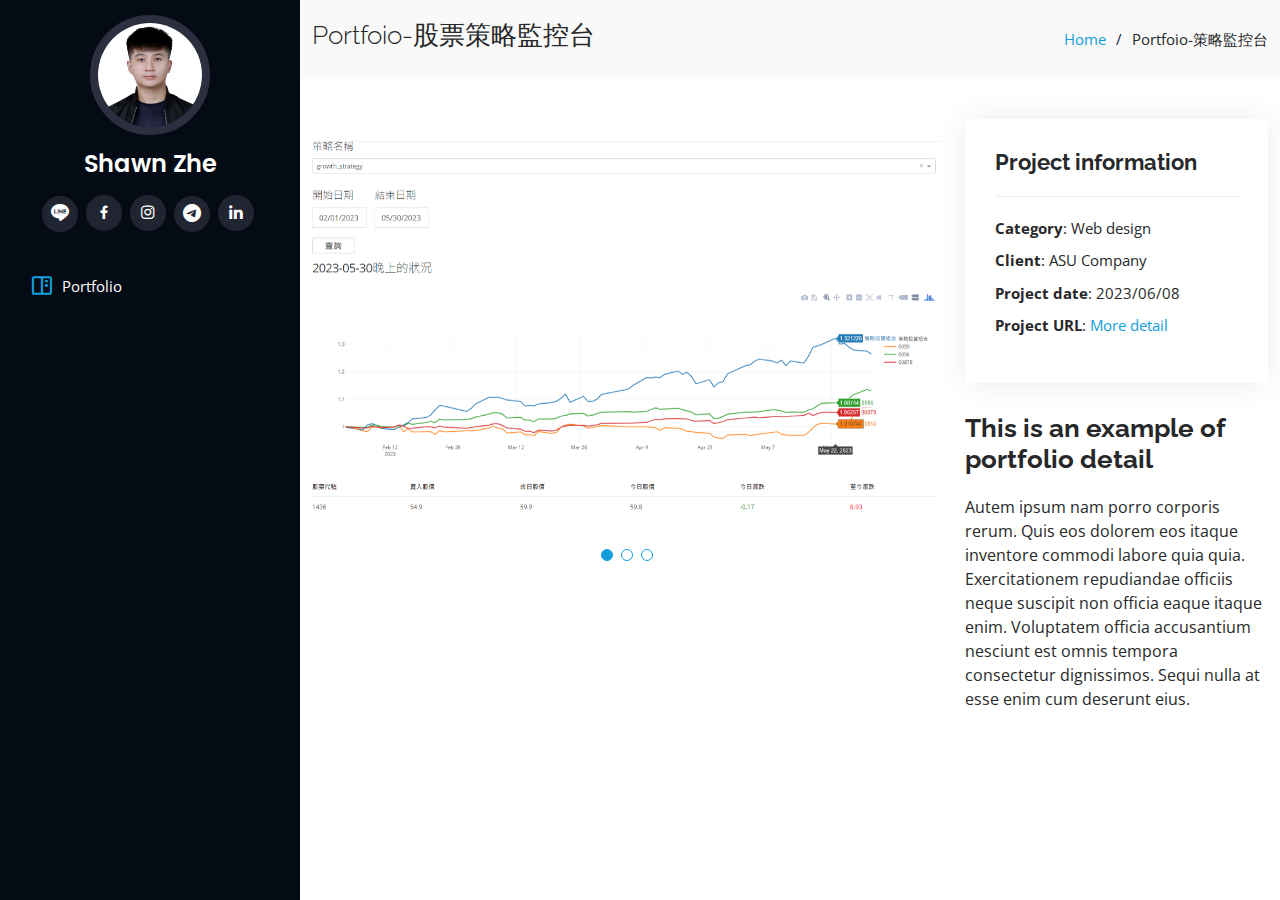
<file: portfolio-details-stock.html>
<!DOCTYPE html>
<html lang="en">

<head>
  <meta charset="utf-8">
  <meta content="width=device-width, initial-scale=1.0" name="viewport">

  <title>Portfolio-策略監控台</title>
  <meta content="" name="description">
  <meta content="" name="keywords">

  <!-- Favicons -->
  <link href="assets/img/letter-z-2.png" rel="icon">
  <link href="assets/img/letter-z-2.png" rel="apple-touch-icon">

  <!-- Google Fonts -->
  <link href="https://fonts.googleapis.com/css?family=Open+Sans:300,300i,400,400i,600,600i,700,700i|Raleway:300,300i,400,400i,500,500i,600,600i,700,700i|Poppins:300,300i,400,400i,500,500i,600,600i,700,700i" rel="stylesheet">

  <!-- Vendor CSS Files -->
  <link href="assets/vendor/aos/aos.css" rel="stylesheet">
  <link href="assets/vendor/bootstrap/css/bootstrap.min.css" rel="stylesheet">
  <link href="assets/vendor/bootstrap-icons/bootstrap-icons.css" rel="stylesheet">
  <link href="assets/vendor/boxicons/css/boxicons.min.css" rel="stylesheet">
  <link href="assets/vendor/glightbox/css/glightbox.min.css" rel="stylesheet">
  <link href="assets/vendor/swiper/swiper-bundle.min.css" rel="stylesheet">

  <!-- Template Main CSS File -->
  <link href="assets/css/style.css" rel="stylesheet">

  <!-- =======================================================
  * Template Name: iPortfolio
  * Updated: Mar 10 2023 with Bootstrap v5.2.3
  * Template URL: https://bootstrapmade.com/iportfolio-bootstrap-portfolio-websites-template/
  * Author: BootstrapMade.com
  * License: https://bootstrapmade.com/license/
  ======================================================== -->
</head>

<body>

  <!-- ======= Mobile nav toggle button ======= -->
  <i class="bi bi-list mobile-nav-toggle d-xl-none"></i>

  <!-- ======= Header ======= -->
  <header id="header">
    <div class="d-flex flex-column">

      <div class="profile">
        <img src="assets/img/Photo.png" alt="" class="img-fluid rounded-circle">
        <h1 class="text-light"><a href="index.html">Shawn Zhe</a></h1>
        <div class="social-links mt-3 text-center">
          <a href="https://line.me/ti/p/oL7nkLSr5w" class="line"><i class="bi bi-line"></i></a>
          <a href="https://www.facebook.com/profile.php?id=100006664595853" class="facebook"><i class="bx bxl-facebook"></i></a>
          <a href="https://instagram.com/zhe._w?igshid=ZGUzMzM3NWJiOQ==" class="instagram"><i class="bx bxl-instagram"></i></a>
          <a href="https://t.me/ShawnZhe" class="telegram"><i class="bi bi-telegram"></i></a>
          <a href="https://www.linkedin.com/in/%E5%93%B2%E7%91%8B-%E8%A8%B1-333328248/" class="linkedin"><i class="bx bxl-linkedin"></i></a>
        </div>
      </div>

      <nav id="navbar" class="nav-menu navbar">
        <ul>
          <li><a href="#portfolio" class="nav-link scrollto active"><i class="bx bx-book-content"></i> <span>Portfolio</span></a></li>
        </ul>
      </nav><!-- .nav-menu -->
    </div>
  </header><!-- End Header -->

  <main id="main">

    <!-- ======= Breadcrumbs ======= -->
    <section id="breadcrumbs" class="breadcrumbs">
      <div class="container">

        <div class="d-flex justify-content-between align-items-center">
          <h2>Portfoio-股票策略監控台</h2>
          <ol>
            <li><a href="index.html">Home</a></li>
            <li>Portfoio-策略監控台</li>
          </ol>
        </div>

      </div>
    </section><!-- End Breadcrumbs -->

    <!-- ======= Portfolio Details Section ======= -->
    <section id="portfolio-details" class="portfolio-details">
      <div class="container">

        <div class="row gy-4">

          <div class="col-lg-8">
            <div class="portfolio-details-slider swiper">
              <div class="swiper-wrapper align-items-center">

                <div class="swiper-slide">
                  <img src="assets/img/portfolio/stock-3.png" alt="">
                </div>

                <div class="swiper-slide">
                  <img src="assets/img/portfolio/stock-2.png" alt="">
                </div>

                <div class="swiper-slide">
                  <img src="assets/img/portfolio/stock-chat.png" alt="">
                </div>

              </div>
              <div class="swiper-pagination"></div>
            </div>
          </div>

          <div class="col-lg-4">
            <div class="portfolio-info">
              <h3>Project information</h3>
              <ul>
                <li><strong>Category</strong>: Web design</li>
                <li><strong>Client</strong>: ASU Company</li>
                <li><strong>Project date</strong>: 2023/06/08</li>
                <li><strong>Project URL</strong>: <a href="https://reurl.cc/VL85p5">More detail</a></li>
              </ul>
            </div>
            <div class="portfolio-description">
              <h2>This is an example of portfolio detail</h2>
              <p>
                Autem ipsum nam porro corporis rerum. Quis eos dolorem eos itaque inventore commodi labore quia quia. Exercitationem repudiandae officiis neque suscipit non officia eaque itaque enim. Voluptatem officia accusantium nesciunt est omnis tempora consectetur dignissimos. Sequi nulla at esse enim cum deserunt eius.
              </p>
            </div>
          </div>

        </div>

      </div>
    </section><!-- End Portfolio Details Section -->

  </main><!-- End #main -->

  <!-- ======= Footer ======= -->
  <footer id="footer">
    <div class="container">
      <div class="copyright">
        <span style="color: #040b14;">&copy; Copyright <strong>iPortfolio</span></strong>
      </div>
      <div class="credits">
        <!-- All the links in the footer should remain intact. -->
        <!-- You can delete the links only if you purchased the pro version. -->
        <!-- Licensing information: https://bootstrapmade.com/license/ -->
        <!-- Purchase the pro version with working PHP/AJAX contact form: https://bootstrapmade.com/iportfolio-bootstrap-portfolio-websites-template/ -->
        <span style="color: #040b14;">Designed by <a href="https://bootstrapmade.com/"style="color: #040b14;">BootstrapMade</a></span>
      </div>
    </div>
  </footer><!-- End  Footer -->

  <a href="#" class="back-to-top d-flex align-items-center justify-content-center"><i class="bi bi-arrow-up-short"></i></a>

  <!-- Vendor JS Files -->
  <script src="assets/vendor/purecounter/purecounter_vanilla.js"></script>
  <script src="assets/vendor/aos/aos.js"></script>
  <script src="assets/vendor/bootstrap/js/bootstrap.bundle.min.js"></script>
  <script src="assets/vendor/glightbox/js/glightbox.min.js"></script>
  <script src="assets/vendor/isotope-layout/isotope.pkgd.min.js"></script>
  <script src="assets/vendor/swiper/swiper-bundle.min.js"></script>
  <script src="assets/vendor/typed.js/typed.min.js"></script>
  <script src="assets/vendor/waypoints/noframework.waypoints.js"></script>
  <script src="assets/vendor/php-email-form/validate.js"></script>

  <!-- Template Main JS File -->
  <script src="assets/js/main.js"></script>

</body>

</html>
</file>
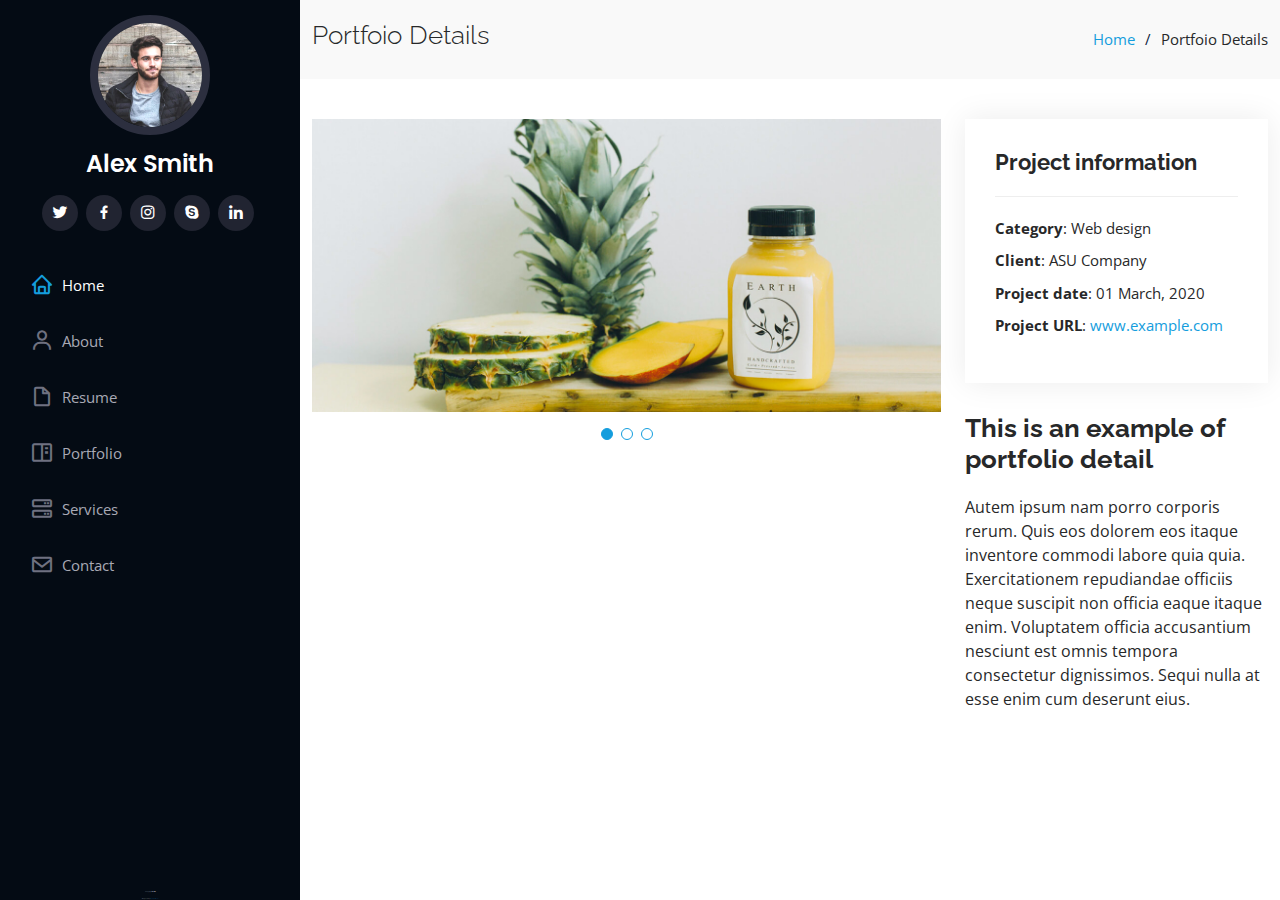
<file: portfolio-details.html>
<!DOCTYPE html>
<html lang="en">

<head>
  <meta charset="utf-8">
  <meta content="width=device-width, initial-scale=1.0" name="viewport">

  <title>Portfolio Details - iPortfolio Bootstrap Template</title>
  <meta content="" name="description">
  <meta content="" name="keywords">

  <!-- Favicons -->
  <link href="assets/img/favicon.png" rel="icon">
  <link href="assets/img/apple-touch-icon.png" rel="apple-touch-icon">

  <!-- Google Fonts -->
  <link href="https://fonts.googleapis.com/css?family=Open+Sans:300,300i,400,400i,600,600i,700,700i|Raleway:300,300i,400,400i,500,500i,600,600i,700,700i|Poppins:300,300i,400,400i,500,500i,600,600i,700,700i" rel="stylesheet">

  <!-- Vendor CSS Files -->
  <link href="assets/vendor/aos/aos.css" rel="stylesheet">
  <link href="assets/vendor/bootstrap/css/bootstrap.min.css" rel="stylesheet">
  <link href="assets/vendor/bootstrap-icons/bootstrap-icons.css" rel="stylesheet">
  <link href="assets/vendor/boxicons/css/boxicons.min.css" rel="stylesheet">
  <link href="assets/vendor/glightbox/css/glightbox.min.css" rel="stylesheet">
  <link href="assets/vendor/swiper/swiper-bundle.min.css" rel="stylesheet">

  <!-- Template Main CSS File -->
  <link href="assets/css/style.css" rel="stylesheet">

  <!-- =======================================================
  * Template Name: iPortfolio
  * Updated: Mar 10 2023 with Bootstrap v5.2.3
  * Template URL: https://bootstrapmade.com/iportfolio-bootstrap-portfolio-websites-template/
  * Author: BootstrapMade.com
  * License: https://bootstrapmade.com/license/
  ======================================================== -->
</head>

<body>

  <!-- ======= Mobile nav toggle button ======= -->
  <i class="bi bi-list mobile-nav-toggle d-xl-none"></i>

  <!-- ======= Header ======= -->
  <header id="header">
    <div class="d-flex flex-column">

      <div class="profile">
        <img src="assets/img/profile-img.jpg" alt="" class="img-fluid rounded-circle">
        <h1 class="text-light"><a href="index.html">Alex Smith</a></h1>
        <div class="social-links mt-3 text-center">
          <a href="#" class="twitter"><i class="bx bxl-twitter"></i></a>
          <a href="#" class="facebook"><i class="bx bxl-facebook"></i></a>
          <a href="#" class="instagram"><i class="bx bxl-instagram"></i></a>
          <a href="#" class="google-plus"><i class="bx bxl-skype"></i></a>
          <a href="#" class="linkedin"><i class="bx bxl-linkedin"></i></a>
        </div>
      </div>

      <nav id="navbar" class="nav-menu navbar">
        <ul>
          <li><a href="#hero" class="nav-link scrollto active"><i class="bx bx-home"></i> <span>Home</span></a></li>
          <li><a href="#about" class="nav-link scrollto"><i class="bx bx-user"></i> <span>About</span></a></li>
          <li><a href="#resume" class="nav-link scrollto"><i class="bx bx-file-blank"></i> <span>Resume</span></a></li>
          <li><a href="#portfolio" class="nav-link scrollto"><i class="bx bx-book-content"></i> <span>Portfolio</span></a></li>
          <li><a href="#services" class="nav-link scrollto"><i class="bx bx-server"></i> <span>Services</span></a></li>
          <li><a href="#contact" class="nav-link scrollto"><i class="bx bx-envelope"></i> <span>Contact</span></a></li>
        </ul>
      </nav><!-- .nav-menu -->
    </div>
  </header><!-- End Header -->

  <main id="main">

    <!-- ======= Breadcrumbs ======= -->
    <section id="breadcrumbs" class="breadcrumbs">
      <div class="container">

        <div class="d-flex justify-content-between align-items-center">
          <h2>Portfoio Details</h2>
          <ol>
            <li><a href="index.html">Home</a></li>
            <li>Portfoio Details</li>
          </ol>
        </div>

      </div>
    </section><!-- End Breadcrumbs -->

    <!-- ======= Portfolio Details Section ======= -->
    <section id="portfolio-details" class="portfolio-details">
      <div class="container">

        <div class="row gy-4">

          <div class="col-lg-8">
            <div class="portfolio-details-slider swiper">
              <div class="swiper-wrapper align-items-center">

                <div class="swiper-slide">
                  <img src="assets/img/portfolio/portfolio-details-1.jpg" alt="">
                </div>

                <div class="swiper-slide">
                  <img src="assets/img/portfolio/portfolio-details-2.jpg" alt="">
                </div>

                <div class="swiper-slide">
                  <img src="assets/img/portfolio/portfolio-details-3.jpg" alt="">
                </div>

              </div>
              <div class="swiper-pagination"></div>
            </div>
          </div>

          <div class="col-lg-4">
            <div class="portfolio-info">
              <h3>Project information</h3>
              <ul>
                <li><strong>Category</strong>: Web design</li>
                <li><strong>Client</strong>: ASU Company</li>
                <li><strong>Project date</strong>: 01 March, 2020</li>
                <li><strong>Project URL</strong>: <a href="#">www.example.com</a></li>
              </ul>
            </div>
            <div class="portfolio-description">
              <h2>This is an example of portfolio detail</h2>
              <p>
                Autem ipsum nam porro corporis rerum. Quis eos dolorem eos itaque inventore commodi labore quia quia. Exercitationem repudiandae officiis neque suscipit non officia eaque itaque enim. Voluptatem officia accusantium nesciunt est omnis tempora consectetur dignissimos. Sequi nulla at esse enim cum deserunt eius.
              </p>
            </div>
          </div>

        </div>

      </div>
    </section><!-- End Portfolio Details Section -->

  </main><!-- End #main -->

  <!-- ======= Footer ======= -->
  <footer id="footer">
    <div class="container">
      <div class="copyright">
        &copy; Copyright <strong><span>iPortfolio</span></strong>
      </div>
      <div class="credits">
        <!-- All the links in the footer should remain intact. -->
        <!-- You can delete the links only if you purchased the pro version. -->
        <!-- Licensing information: https://bootstrapmade.com/license/ -->
        <!-- Purchase the pro version with working PHP/AJAX contact form: https://bootstrapmade.com/iportfolio-bootstrap-portfolio-websites-template/ -->
        Designed by <a href="https://bootstrapmade.com/">BootstrapMade</a>
      </div>
    </div>
  </footer><!-- End  Footer -->

  <a href="#" class="back-to-top d-flex align-items-center justify-content-center"><i class="bi bi-arrow-up-short"></i></a>

  <!-- Vendor JS Files -->
  <script src="assets/vendor/purecounter/purecounter_vanilla.js"></script>
  <script src="assets/vendor/aos/aos.js"></script>
  <script src="assets/vendor/bootstrap/js/bootstrap.bundle.min.js"></script>
  <script src="assets/vendor/glightbox/js/glightbox.min.js"></script>
  <script src="assets/vendor/isotope-layout/isotope.pkgd.min.js"></script>
  <script src="assets/vendor/swiper/swiper-bundle.min.js"></script>
  <script src="assets/vendor/typed.js/typed.min.js"></script>
  <script src="assets/vendor/waypoints/noframework.waypoints.js"></script>
  <script src="assets/vendor/php-email-form/validate.js"></script>

  <!-- Template Main JS File -->
  <script src="assets/js/main.js"></script>

</body>

</html>
</file>
<file: assets/css/style.css>
/**
* Template Name: iPortfolio
* Updated: Mar 10 2023 with Bootstrap v5.2.3
* Template URL: https://bootstrapmade.com/iportfolio-bootstrap-portfolio-websites-template/
* Author: BootstrapMade.com
* License: https://bootstrapmade.com/license/
*/

/*--------------------------------------------------------------
# General
--------------------------------------------------------------*/
body {
  font-family: "Open Sans", sans-serif;
  color: #272829;
}

a {
  color: #149ddd;
  text-decoration: none;
}

a:hover {
  color: #37b3ed;
  text-decoration: none;
}

h1,
h2,
h3,
h4,
h5,
h6 {
  font-family: "Raleway", sans-serif;
}

/*--------------------------------------------------------------
# Back to top button
--------------------------------------------------------------*/
.back-to-top {
  position: fixed;
  visibility: hidden;
  opacity: 0;
  right: 15px;
  bottom: 15px;
  z-index: 996;
  background: #149ddd;
  width: 40px;
  height: 40px;
  border-radius: 50px;
  transition: all 0.4s;
}

.back-to-top i {
  font-size: 28px;
  color: #fff;
  line-height: 0;
}

.back-to-top:hover {
  background: #2eafec;
  color: #fff;
}

.back-to-top.active {
  visibility: visible;
  opacity: 1;
}

/*--------------------------------------------------------------
# Header
--------------------------------------------------------------*/
#header {
  position: fixed;
  top: 0;
  left: 0;
  bottom: 0;
  width: 300px;
  transition: all ease-in-out 0.5s;
  z-index: 9997;
  transition: all 0.5s;
  padding: 0 15px;
  background: #040b14;
  overflow-y: auto;
}

#header .profile img {
  margin: 15px auto;
  display: block;
  width: 120px;
  border: 8px solid #2c2f3f;
}

#header .profile h1 {
  font-size: 24px;
  margin: 0;
  padding: 0;
  font-weight: 600;
  -moz-text-align-last: center;
  text-align-last: center;
  font-family: "Poppins", sans-serif;
}

#header .profile h1 a,
#header .profile h1 a:hover {
  color: #fff;
  text-decoration: none;
}

#header .profile .social-links a {
  font-size: 18px;
  display: inline-block;
  background: #212431;
  color: #fff;
  line-height: 1;
  padding: 8px 0;
  margin-right: 4px;
  border-radius: 50%;
  text-align: center;
  width: 36px;
  height: 36px;
  transition: 0.3s;
}

#header .profile .social-links a:hover {
  background: #149ddd;
  color: #fff;
  text-decoration: none;
}

#main {
  margin-left: 300px;
}

@media (max-width: 1199px) {
  #header {
    left: -300px;
  }

  #main {
    margin-left: 0;
  }
}

/*--------------------------------------------------------------
# Navigation Menu
--------------------------------------------------------------*/
/* Desktop Navigation */
.nav-menu {
  padding: 30px 0 0 0;
}

.nav-menu * {
  margin: 0;
  padding: 0;
  list-style: none;
}

.nav-menu>ul>li {
  position: relative;
  white-space: nowrap;
}

.nav-menu a,
.nav-menu a:focus {
  display: flex;
  align-items: center;
  color: #a8a9b4;
  padding: 12px 15px;
  margin-bottom: 8px;
  transition: 0.3s;
  font-size: 15px;
}

.nav-menu a i,
.nav-menu a:focus i {
  font-size: 24px;
  padding-right: 8px;
  color: #6f7180;
}

.nav-menu a:hover,
.nav-menu .active,
.nav-menu .active:focus,
.nav-menu li:hover>a {
  text-decoration: none;
  color: #fff;
}

.nav-menu a:hover i,
.nav-menu .active i,
.nav-menu .active:focus i,
.nav-menu li:hover>a i {
  color: #149ddd;
}

/* Mobile Navigation */
.mobile-nav-toggle {
  position: fixed;
  right: 15px;
  top: 15px;
  z-index: 9998;
  border: 0;
  font-size: 24px;
  transition: all 0.4s;
  outline: none !important;
  background-color: #149ddd;
  color: #fff;
  width: 40px;
  height: 40px;
  display: inline-flex;
  align-items: center;
  justify-content: center;
  line-height: 0;
  border-radius: 50px;
  cursor: pointer;
}

.mobile-nav-active {
  overflow: hidden;
}

.mobile-nav-active #header {
  left: 0;
}

/*--------------------------------------------------------------
# Hero Section
--------------------------------------------------------------*/
#hero {
  width: 100%;
  height: 100vh;
  background: url("../img/background-1.jpg") top center;
  background-size: cover;
}

#hero:before {
  content: "";
  background: rgba(5, 13, 24, 0.3);
  position: absolute;
  bottom: 0;
  top: 0;
  left: 0;
  right: 0;
  z-index: 1;
}

#hero .hero-container {
  position: relative;
  z-index: 2;
  min-width: 300px;
}

#hero h1 {
  margin: 0 0 10px 0;
  font-size: 64px;
  font-weight: 700;
  line-height: 56px;
  color: #fff;
}

#hero p {
  color: #fff;
  margin-bottom: 50px;
  font-size: 26px;
  font-family: "Poppins", sans-serif;
}

#hero p span {
  color: #fff;
  padding-bottom: 4px;
  letter-spacing: 1px;
  border-bottom: 3px solid #149ddd;
}

@media (min-width: 1024px) {
  #hero {
    background-attachment: fixed;
  }
}

@media (max-width: 768px) {
  #hero h1 {
    font-size: 28px;
    line-height: 36px;
  }

  #hero h2 {
    font-size: 18px;
    line-height: 24px;
    margin-bottom: 30px;
  }
}

/*--------------------------------------------------------------
# Sections General
--------------------------------------------------------------*/
section {
  padding: 60px 0;
  overflow: hidden;
}

.section-bg {
  background: #f5f8fd;
}

.section-title {
  padding-bottom: 30px;
}

.section-title h2 {
  font-size: 32px;
  font-weight: bold;
  margin-bottom: 20px;
  padding-bottom: 20px;
  position: relative;
  color: #173b6c;
}

.section-title h2::after {
  content: "";
  position: absolute;
  display: block;
  width: 50px;
  height: 3px;
  background: #149ddd;
  bottom: 0;
  left: 0;
}

.section-title p {
  margin-bottom: 0;
}

/*--------------------------------------------------------------
# About
--------------------------------------------------------------*/
.about .content h3 {
  font-weight: 700;
  font-size: 26px;
  color: #173b6c;
}

.about .content ul {
  list-style: none;
  padding: 0;
}

.about .content ul li {
  margin-bottom: 20px;
  display: flex;
  align-items: center;
}

.about .content ul strong {
  margin-right: 10px;
}

.about .content ul i {
  font-size: 16px;
  margin-right: 5px;
  color: #149ddd;
  line-height: 0;
}

.about .content p:last-child {
  margin-bottom: 0;
}

/*--------------------------------------------------------------
# Facts
--------------------------------------------------------------*/
.facts {
  padding-bottom: 30px;
}

.facts .count-box {
  padding: 30px;
  width: 100%;
}

.facts .count-box i {
  display: block;
  font-size: 44px;
  color: #149ddd;
  float: left;
  line-height: 0;
}

.facts .count-box span {
  font-size: 48px;
  line-height: 40px;
  display: block;
  font-weight: 700;
  color: #050d18;
  margin-left: 60px;
}

.facts .count-box p {
  padding: 15px 0 0 0;
  margin: 0 0 0 60px;
  font-family: "Raleway", sans-serif;
  font-size: 14px;
  color: #122f57;
}

.facts .count-box a {
  font-weight: 600;
  display: block;
  margin-top: 20px;
  color: #122f57;
  font-size: 15px;
  font-family: "Poppins", sans-serif;
  transition: ease-in-out 0.3s;
}

.facts .count-box a:hover {
  color: #1f5297;
}

/*--------------------------------------------------------------
# Akills
--------------------------------------------------------------*/
.skills .progress {
  height: 60px;
  display: block;
  background: none;
  border-radius: 0;
}

.skills .progress .skill {
  padding: 0;
  margin: 0 0 6px 0;
  text-transform: uppercase;
  display: block;
  font-weight: 600;
  font-family: "Poppins", sans-serif;
  color: #050d18;
}

.skills .progress .skill .val {
  float: right;
  font-style: normal;
}

.skills .progress-bar-wrap {
  background: #dce8f8;
  height: 10px;
}

.skills .progress-bar {
  width: 1px;
  height: 10px;
  transition: 0.9s;
  background-color: #149ddd;
}

/*--------------------------------------------------------------
# Resume
--------------------------------------------------------------*/
.resume .resume-title {
  font-size: 26px;
  font-weight: 700;
  margin-top: 20px;
  margin-bottom: 20px;
  color: #050d18;
}

.resume .resume-item {
  padding: 0 0 20px 20px;
  margin-top: -2px;
  border-left: 2px solid #1f5297;
  position: relative;
}

.resume .resume-item h4 {
  line-height: 18px;
  font-size: 18px;
  font-weight: 600;
  text-transform: uppercase;
  font-family: "Poppins", sans-serif;
  color: #050d18;
  margin-bottom: 10px;
}

.resume .resume-item h5 {
  font-size: 16px;
  background: #e4edf9;
  padding: 5px 15px;
  display: inline-block;
  font-weight: 600;
  margin-bottom: 10px;
}

.resume .resume-item ul {
  padding-left: 20px;
}

.resume .resume-item ul li {
  padding-bottom: 10px;
}

.resume .resume-item:last-child {
  padding-bottom: 0;
}

.resume .resume-item::before {
  content: "";
  position: absolute;
  width: 16px;
  height: 16px;
  border-radius: 50px;
  left: -9px;
  top: 0;
  background: #fff;
  border: 2px solid #1f5297;
}

/*--------------------------------------------------------------
# Portfolio
--------------------------------------------------------------*/
.portfolio .portfolio-item {
  margin-bottom: 30px;
}

.portfolio #portfolio-flters {
  padding: 0;
  margin: 0 auto 35px auto;
  list-style: none;
  text-align: center;
  background: #fff;
  border-radius: 50px;
  padding: 2px 15px;
}

.portfolio #portfolio-flters li {
  cursor: pointer;
  display: inline-block;
  padding: 10px 15px 8px 15px;
  font-size: 14px;
  font-weight: 600;
  line-height: 1;
  text-transform: uppercase;
  color: #272829;
  margin-bottom: 5px;
  transition: all 0.3s ease-in-out;
}

.portfolio #portfolio-flters li:hover,
.portfolio #portfolio-flters li.filter-active {
  color: #149ddd;
}

.portfolio #portfolio-flters li:last-child {
  margin-right: 0;
}

.portfolio .portfolio-wrap {
  transition: 0.3s;
  position: relative;
  overflow: hidden;
  z-index: 1;
}

.portfolio .portfolio-wrap::before {
  content: "";
  background: rgba(255, 255, 255, 0.5);
  position: absolute;
  left: 0;
  right: 0;
  top: 0;
  bottom: 0;
  transition: all ease-in-out 0.3s;
  z-index: 2;
  opacity: 0;
}

.portfolio .portfolio-wrap .portfolio-links {
  opacity: 1;
  left: 0;
  right: 0;
  bottom: -60px;
  z-index: 3;
  position: absolute;
  transition: all ease-in-out 0.3s;
  display: flex;
  justify-content: center;
}

.portfolio .portfolio-wrap .portfolio-links a {
  color: #fff;
  font-size: 28px;
  text-align: center;
  background: rgba(20, 157, 221, 0.75);
  transition: 0.3s;
  width: 50%;
}

.portfolio .portfolio-wrap .portfolio-links a:hover {
  background: rgba(20, 157, 221, 0.95);
}

.portfolio .portfolio-wrap .portfolio-links a+a {
  border-left: 1px solid #37b3ed;
}

.portfolio .portfolio-wrap:hover::before {
  top: 0;
  left: 0;
  right: 0;
  bottom: 0;
  opacity: 1;
}

.portfolio .portfolio-wrap:hover .portfolio-links {
  opacity: 1;
  bottom: 0;
}

/*--------------------------------------------------------------
# Portfolio Details
--------------------------------------------------------------*/
.portfolio-details {
  padding-top: 40px;
}

.portfolio-details .portfolio-details-slider img {
  width: 100%;
}

.portfolio-details .portfolio-details-slider .swiper-pagination {
  margin-top: 20px;
  position: relative;
}

.portfolio-details .portfolio-details-slider .swiper-pagination .swiper-pagination-bullet {
  width: 12px;
  height: 12px;
  background-color: #fff;
  opacity: 1;
  border: 1px solid #149ddd;
}

.portfolio-details .portfolio-details-slider .swiper-pagination .swiper-pagination-bullet-active {
  background-color: #149ddd;
}

.portfolio-details .portfolio-info {
  padding: 30px;
  box-shadow: 0px 0 30px rgba(5, 13, 24, 0.08);
}

.portfolio-details .portfolio-info h3 {
  font-size: 22px;
  font-weight: 700;
  margin-bottom: 20px;
  padding-bottom: 20px;
  border-bottom: 1px solid #eee;
}

.portfolio-details .portfolio-info ul {
  list-style: none;
  padding: 0;
  font-size: 15px;
}

.portfolio-details .portfolio-info ul li+li {
  margin-top: 10px;
}

.portfolio-details .portfolio-description {
  padding-top: 30px;
}

.portfolio-details .portfolio-description h2 {
  font-size: 26px;
  font-weight: 700;
  margin-bottom: 20px;
}

.portfolio-details .portfolio-description p {
  padding: 0;
}

/*--------------------------------------------------------------
# Services
--------------------------------------------------------------*/
.services .icon-box {
  margin-bottom: 20px;
}

.services .icon {
  float: left;
  display: flex;
  align-items: center;
  justify-content: center;
  width: 54px;
  height: 54px;
  background: #149ddd;
  border-radius: 50%;
  transition: 0.5s;
  border: 1px solid #149ddd;
}

.services .icon i {
  color: #fff;
  font-size: 24px;
  line-height: 0;
}

.services .icon-box:hover .icon {
  background: #fff;
}

.services .icon-box:hover .icon i {
  color: #149ddd;
}

.services .title {
  margin-left: 80px;
  font-weight: 700;
  margin-bottom: 15px;
  font-size: 18px;
}

.services .title a {
  color: #343a40;
}

.services .title a:hover {
  color: #149ddd;
}

.services .description {
  margin-left: 80px;
  line-height: 24px;
  font-size: 14px;
}

/*--------------------------------------------------------------
# Testimonials
--------------------------------------------------------------*/
.testimonials .testimonials-carousel,
.testimonials .testimonials-slider {
  overflow: hidden;
}

.testimonials .testimonial-item {
  box-sizing: content-box;
  text-align: center;
  min-height: 320px;
}

.testimonials .testimonial-item .testimonial-img {
  width: 90px;
  border-radius: 50%;
  margin: 0 auto;
}

.testimonials .testimonial-item h3 {
  font-size: 18px;
  font-weight: bold;
  margin: 10px 0 5px 0;
  color: #111;
}

.testimonials .testimonial-item h4 {
  font-size: 14px;
  color: #999;
  margin: 0;
}

.testimonials .testimonial-item .quote-icon-left,
.testimonials .testimonial-item .quote-icon-right {
  color: #c3e8fa;
  font-size: 26px;
}

.testimonials .testimonial-item .quote-icon-left {
  display: inline-block;
  left: -5px;
  position: relative;
}

.testimonials .testimonial-item .quote-icon-right {
  display: inline-block;
  right: -5px;
  position: relative;
  top: 10px;
}

.testimonials .testimonial-item p {
  font-style: italic;
  margin: 0 15px 15px 15px;
  padding: 20px;
  background: #fff;
  position: relative;
  margin-bottom: 35px;
  border-radius: 6px;
  box-shadow: 0px 2px 15px rgba(0, 0, 0, 0.1);
}

.testimonials .testimonial-item p::after {
  content: "";
  width: 0;
  height: 0;
  border-top: 20px solid #fff;
  border-right: 20px solid transparent;
  border-left: 20px solid transparent;
  position: absolute;
  bottom: -20px;
  left: calc(50% - 20px);
}

.testimonials .swiper-pagination {
  margin-top: 20px;
  position: relative;
}

.testimonials .swiper-pagination .swiper-pagination-bullet {
  width: 12px;
  height: 12px;
  background-color: #fff;
  opacity: 1;
  border: 1px solid #149ddd;
}

.testimonials .swiper-pagination .swiper-pagination-bullet-active {
  background-color: #149ddd;
}

/*--------------------------------------------------------------
# Contact
--------------------------------------------------------------*/
.contact {
  padding-bottom: 130px;
}

.contact .info {
  padding: 30px;
  background: #fff;
  width: 100%;
  box-shadow: 0 0 24px 0 rgba(0, 0, 0, 0.12);
}

.contact .info i {
  font-size: 20px;
  color: #149ddd;
  float: left;
  width: 44px;
  height: 44px;
  background: #dff3fc;
  display: flex;
  justify-content: center;
  align-items: center;
  border-radius: 50px;
  transition: all 0.3s ease-in-out;
}

.contact .info h4 {
  padding: 0 0 0 60px;
  font-size: 22px;
  font-weight: 600;
  margin-bottom: 5px;
  color: #050d18;
}

.contact .info p {
  padding: 0 0 10px 60px;
  margin-bottom: 20px;
  font-size: 14px;
  color: #173b6c;
}

.contact .info .email p {
  padding-top: 5px;
}

.contact .info .social-links {
  padding-left: 60px;
}

.contact .info .social-links a {
  font-size: 18px;
  display: inline-block;
  background: #333;
  color: #fff;
  line-height: 1;
  padding: 8px 0;
  border-radius: 50%;
  text-align: center;
  width: 36px;
  height: 36px;
  transition: 0.3s;
  margin-right: 10px;
}

.contact .info .social-links a:hover {
  background: #149ddd;
  color: #fff;
}

.contact .info .email:hover i,
.contact .info .address:hover i,
.contact .info .phone:hover i {
  background: #149ddd;
  color: #fff;
}

.contact .php-email-form {
  width: 100%;
  padding: 30px;
  background: #fff;
  box-shadow: 0 0 24px 0 rgba(0, 0, 0, 0.12);
}

.contact .php-email-form .form-group {
  padding-bottom: 8px;
}

.contact .php-email-form .validate {
  display: none;
  color: red;
  margin: 0 0 15px 0;
  font-weight: 400;
  font-size: 13px;
}

.contact .php-email-form .error-message {
  display: none;
  color: #fff;
  background: #ed3c0d;
  text-align: left;
  padding: 15px;
  font-weight: 600;
}

.contact .php-email-form .error-message br+br {
  margin-top: 25px;
}

.contact .php-email-form .sent-message {
  display: none;
  color: #fff;
  background: #18d26e;
  text-align: center;
  padding: 15px;
  font-weight: 600;
}

.contact .php-email-form .loading {
  display: none;
  background: #fff;
  text-align: center;
  padding: 15px;
}

.contact .php-email-form .loading:before {
  content: "";
  display: inline-block;
  border-radius: 50%;
  width: 24px;
  height: 24px;
  margin: 0 10px -6px 0;
  border: 3px solid #18d26e;
  border-top-color: #eee;
  animation: animate-loading 1s linear infinite;
}

.contact .php-email-form .form-group {
  margin-bottom: 15px;
}

.contact .php-email-form label {
  padding-bottom: 8px;
}

.contact .php-email-form input,
.contact .php-email-form textarea {
  border-radius: 0;
  box-shadow: none;
  font-size: 14px;
}

.contact .php-email-form input {
  height: 44px;
}

.contact .php-email-form textarea {
  padding: 10px 15px;
}

.contact .php-email-form button[type=submit] {
  background: #149ddd;
  border: 0;
  padding: 10px 24px;
  color: #fff;
  transition: 0.4s;
  border-radius: 4px;
}

.contact .php-email-form button[type=submit]:hover {
  background: #37b3ed;
}

@keyframes animate-loading {
  0% {
    transform: rotate(0deg);
  }

  100% {
    transform: rotate(360deg);
  }
}

/*--------------------------------------------------------------
# Breadcrumbs
--------------------------------------------------------------*/
.breadcrumbs {
  padding: 20px 0;
  background: #f9f9f9;
}

.breadcrumbs h2 {
  font-size: 26px;
  font-weight: 300;
}

.breadcrumbs ol {
  display: flex;
  flex-wrap: wrap;
  list-style: none;
  padding: 0;
  margin: 0;
  font-size: 15px;
}

.breadcrumbs ol li+li {
  padding-left: 10px;
}

.breadcrumbs ol li+li::before {
  display: inline-block;
  padding-right: 10px;
  color: #0e2442;
  content: "/";
}

@media (max-width: 768px) {
  .breadcrumbs .d-flex {
    display: block !important;
  }

  .breadcrumbs ol {
    display: block;
  }

  .breadcrumbs ol li {
    display: inline-block;
  }
}

/*--------------------------------------------------------------
# Footer
--------------------------------------------------------------*/
#footer {
  padding: 1px;
  color: #f4f6fd;
  font-size: 1px;
  position: fixed;
  left: 0;
  bottom: 0;
  width: 300px;
  z-index: 9999;
  background: #040b14;
}

#footer .copyright {
  text-align: center;
}

#footer .credits {
  padding-top: 5px;
  text-align: center;
  font-size: 1px;
  color: #eaebf0;         
}

@media (max-width: 1199px) {
  #footer {
    position: static;
    width: auto;
    padding-right: 20px 15px;
  }
}
</file>
